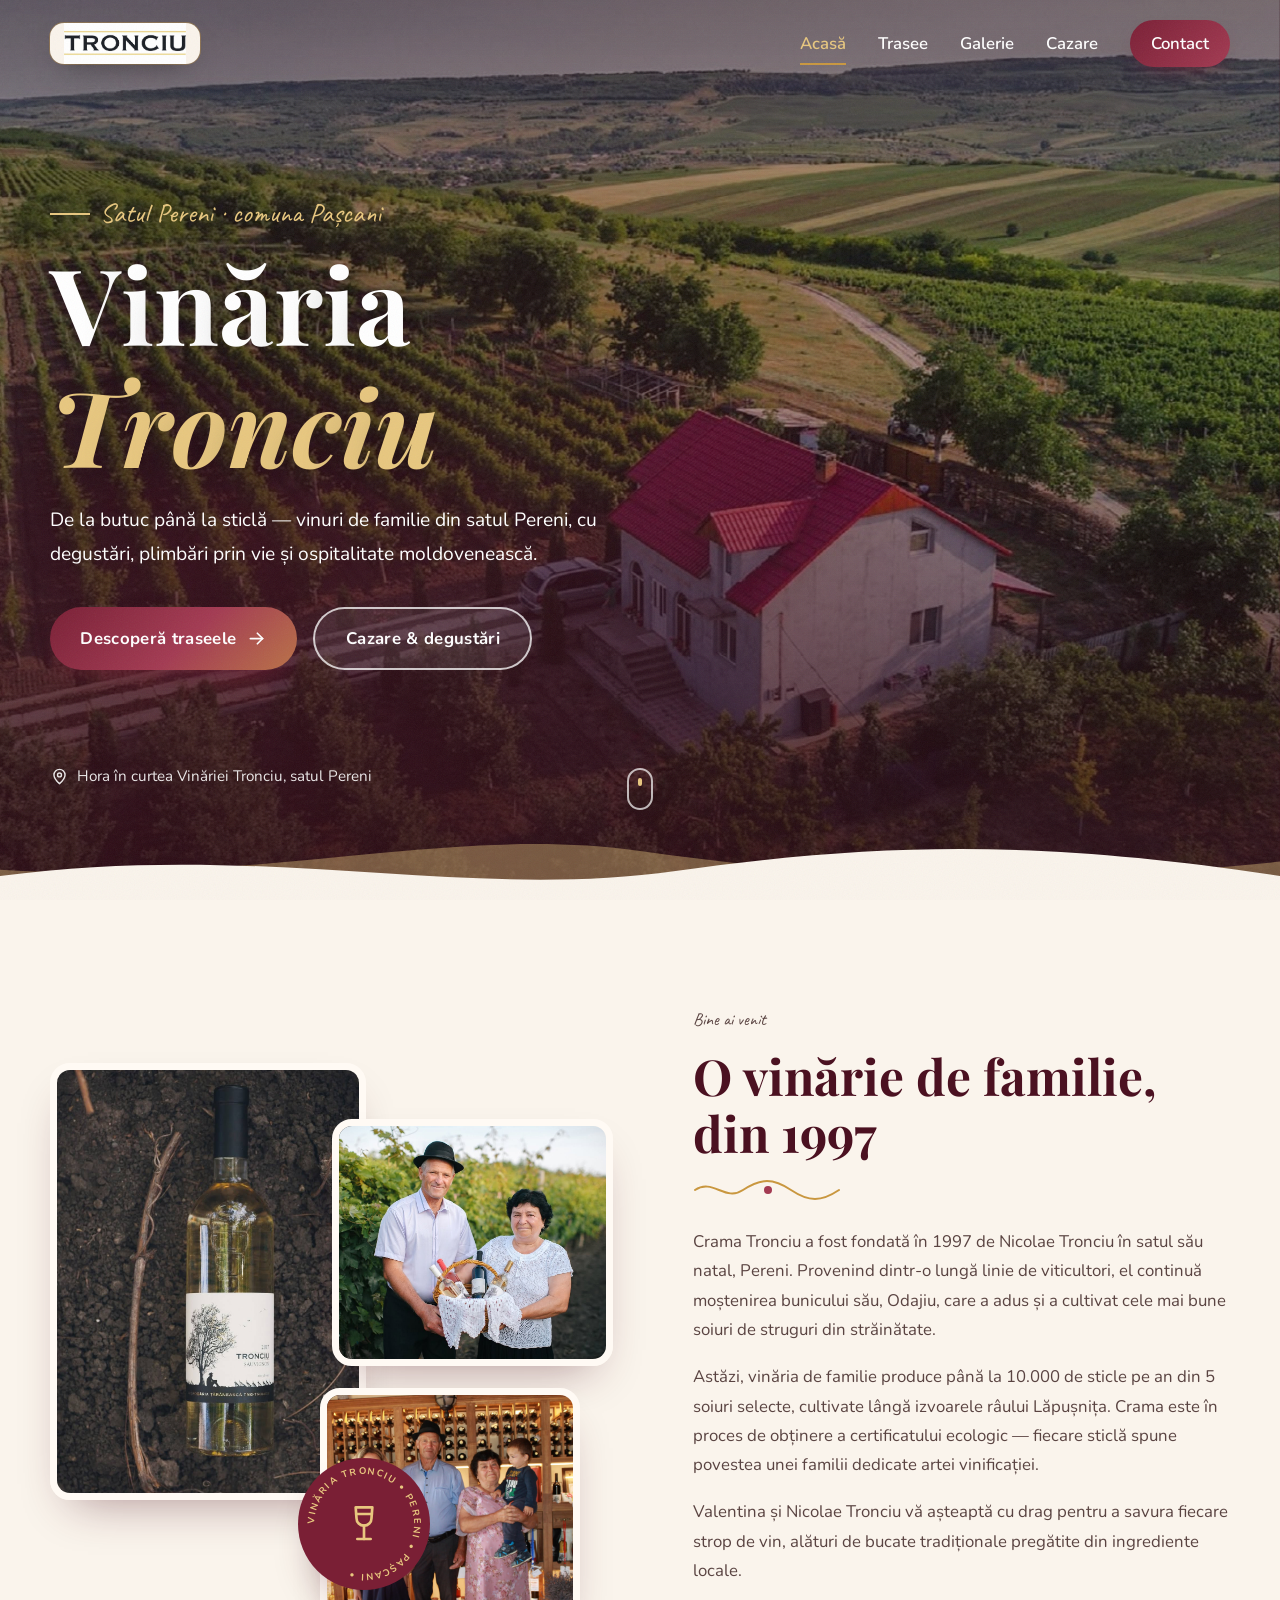
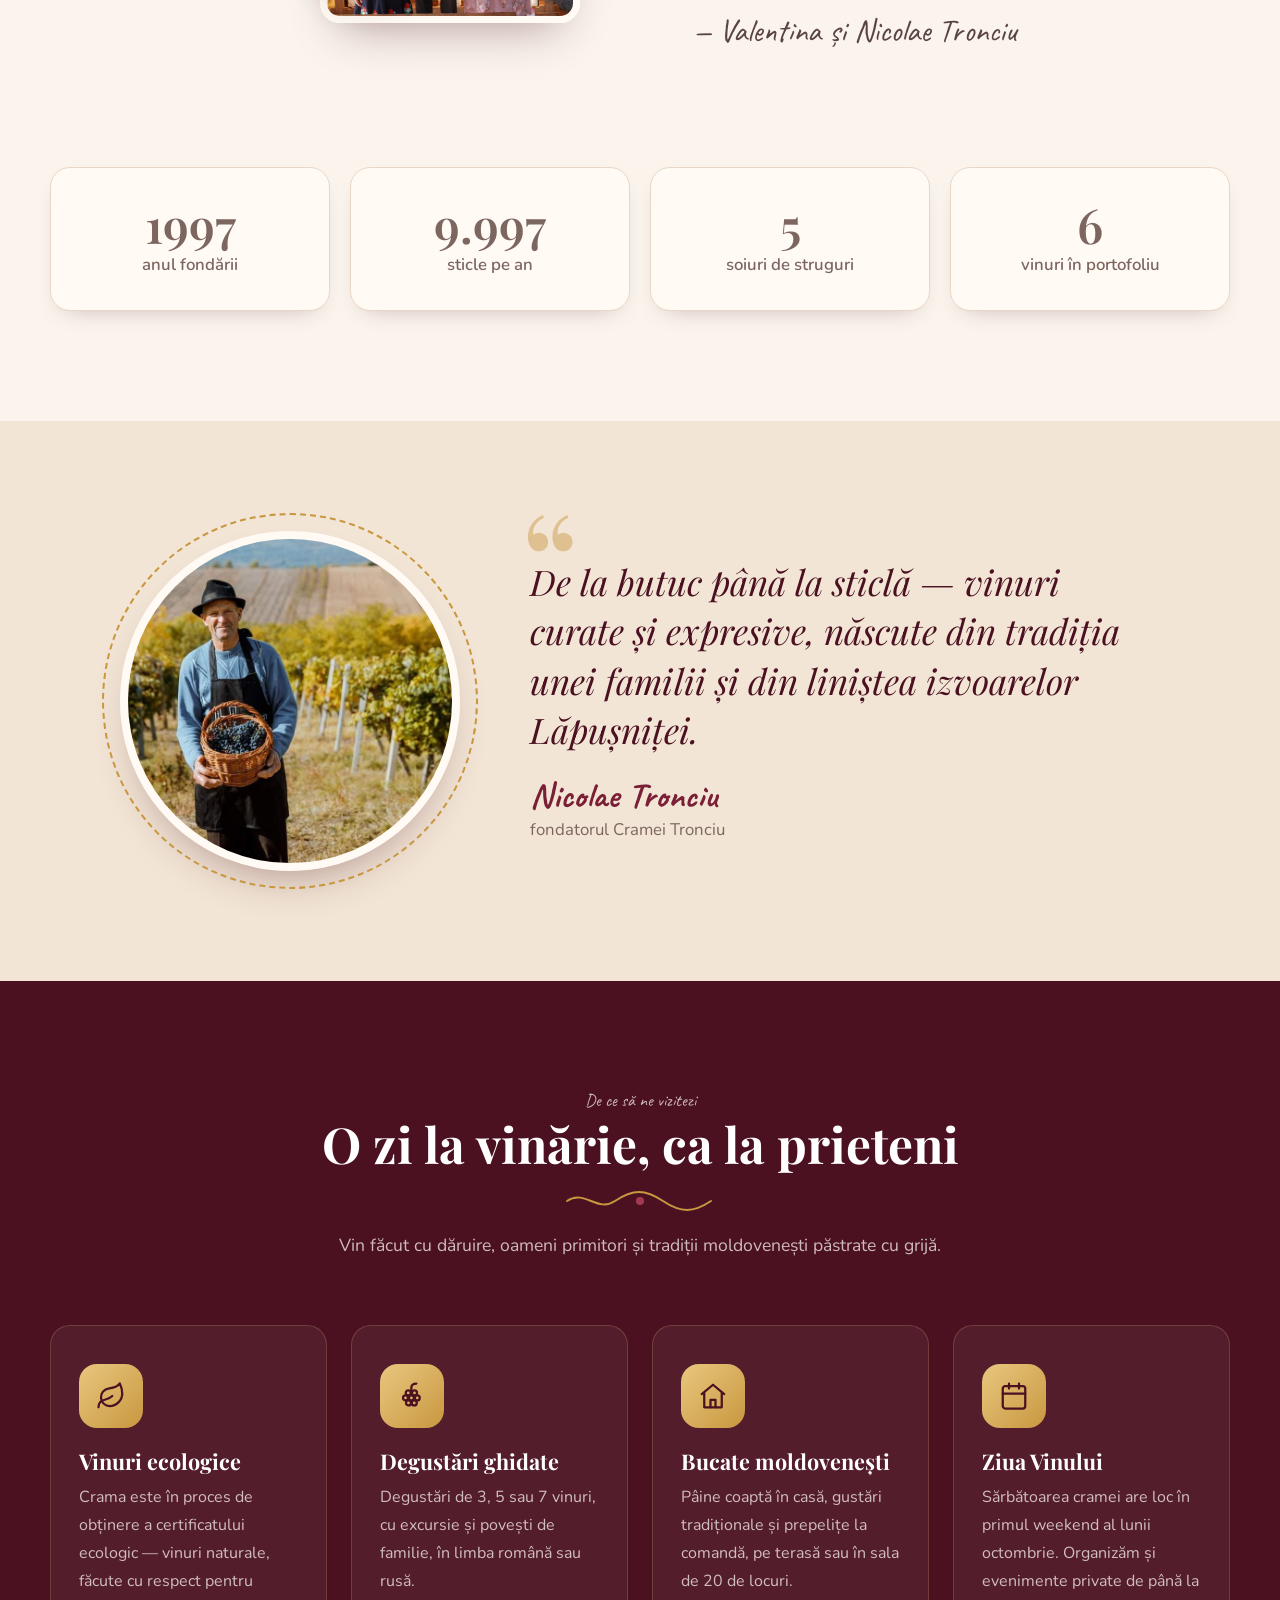
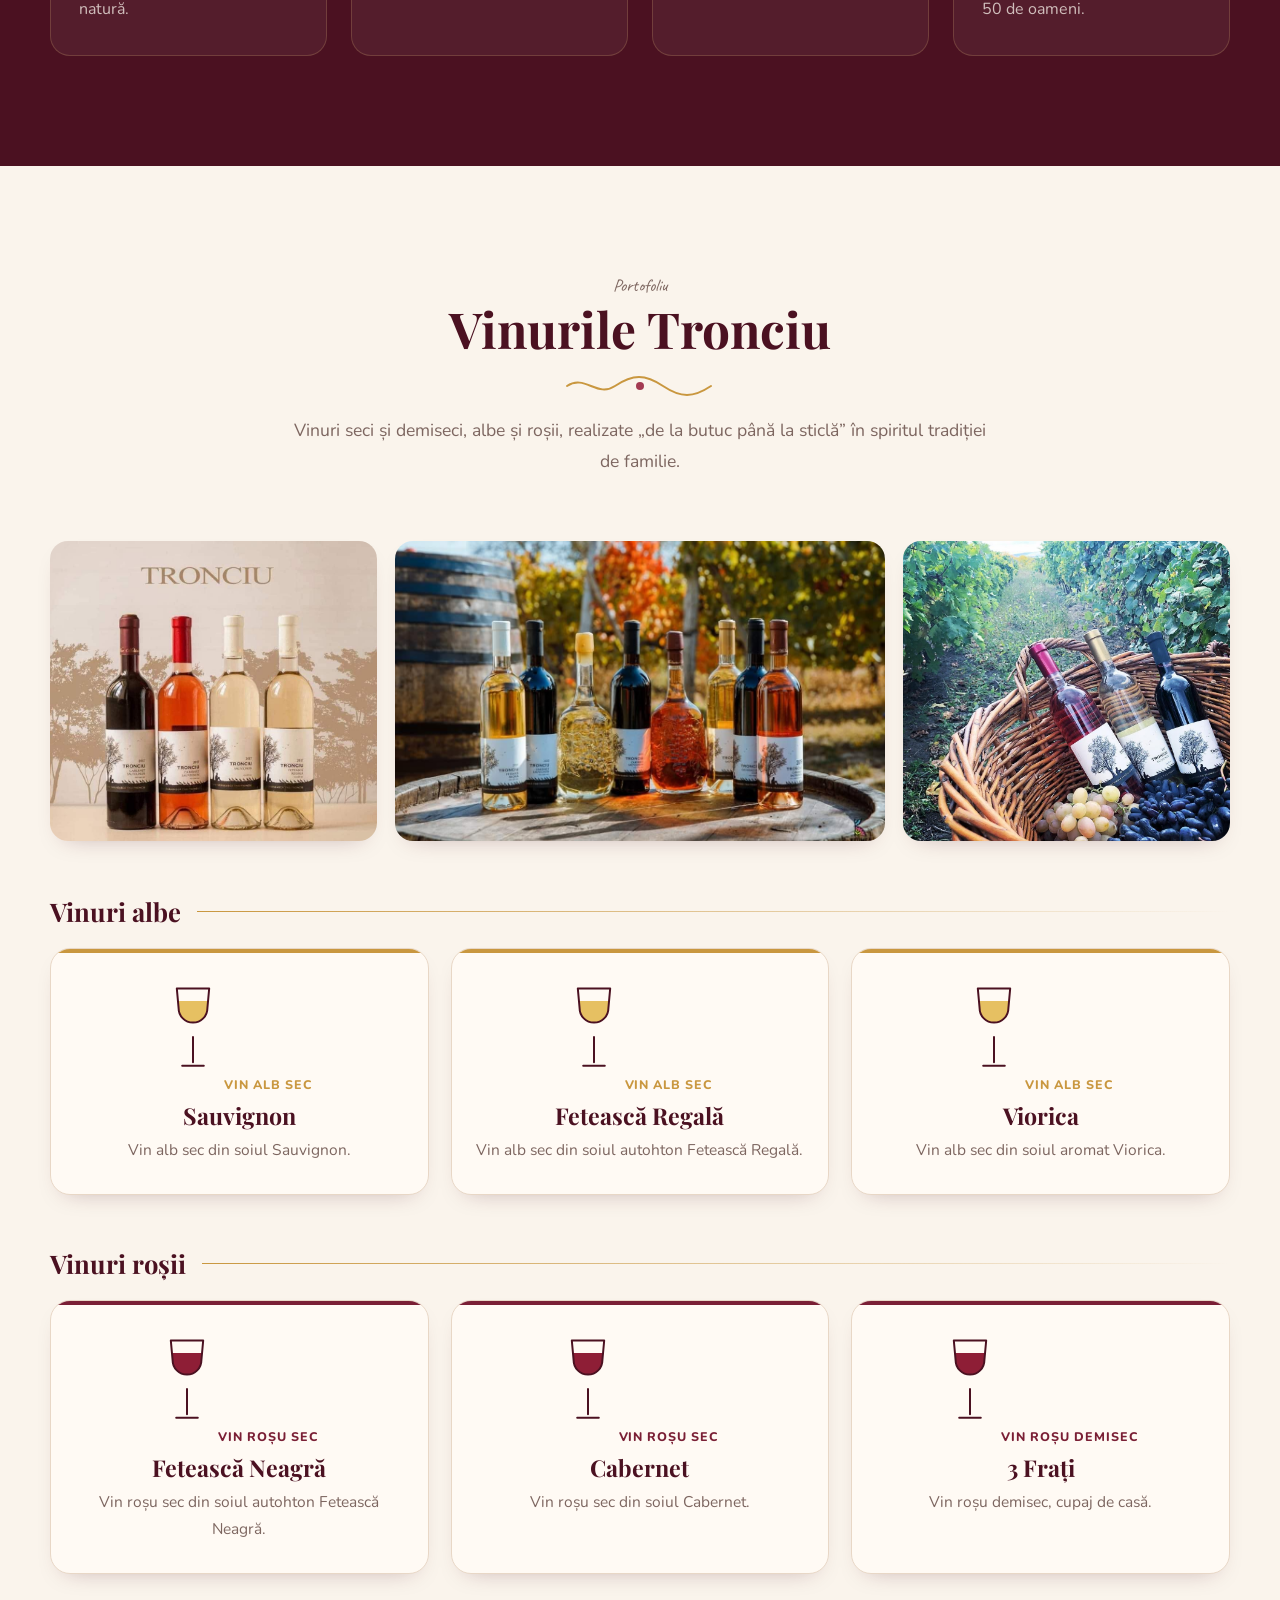
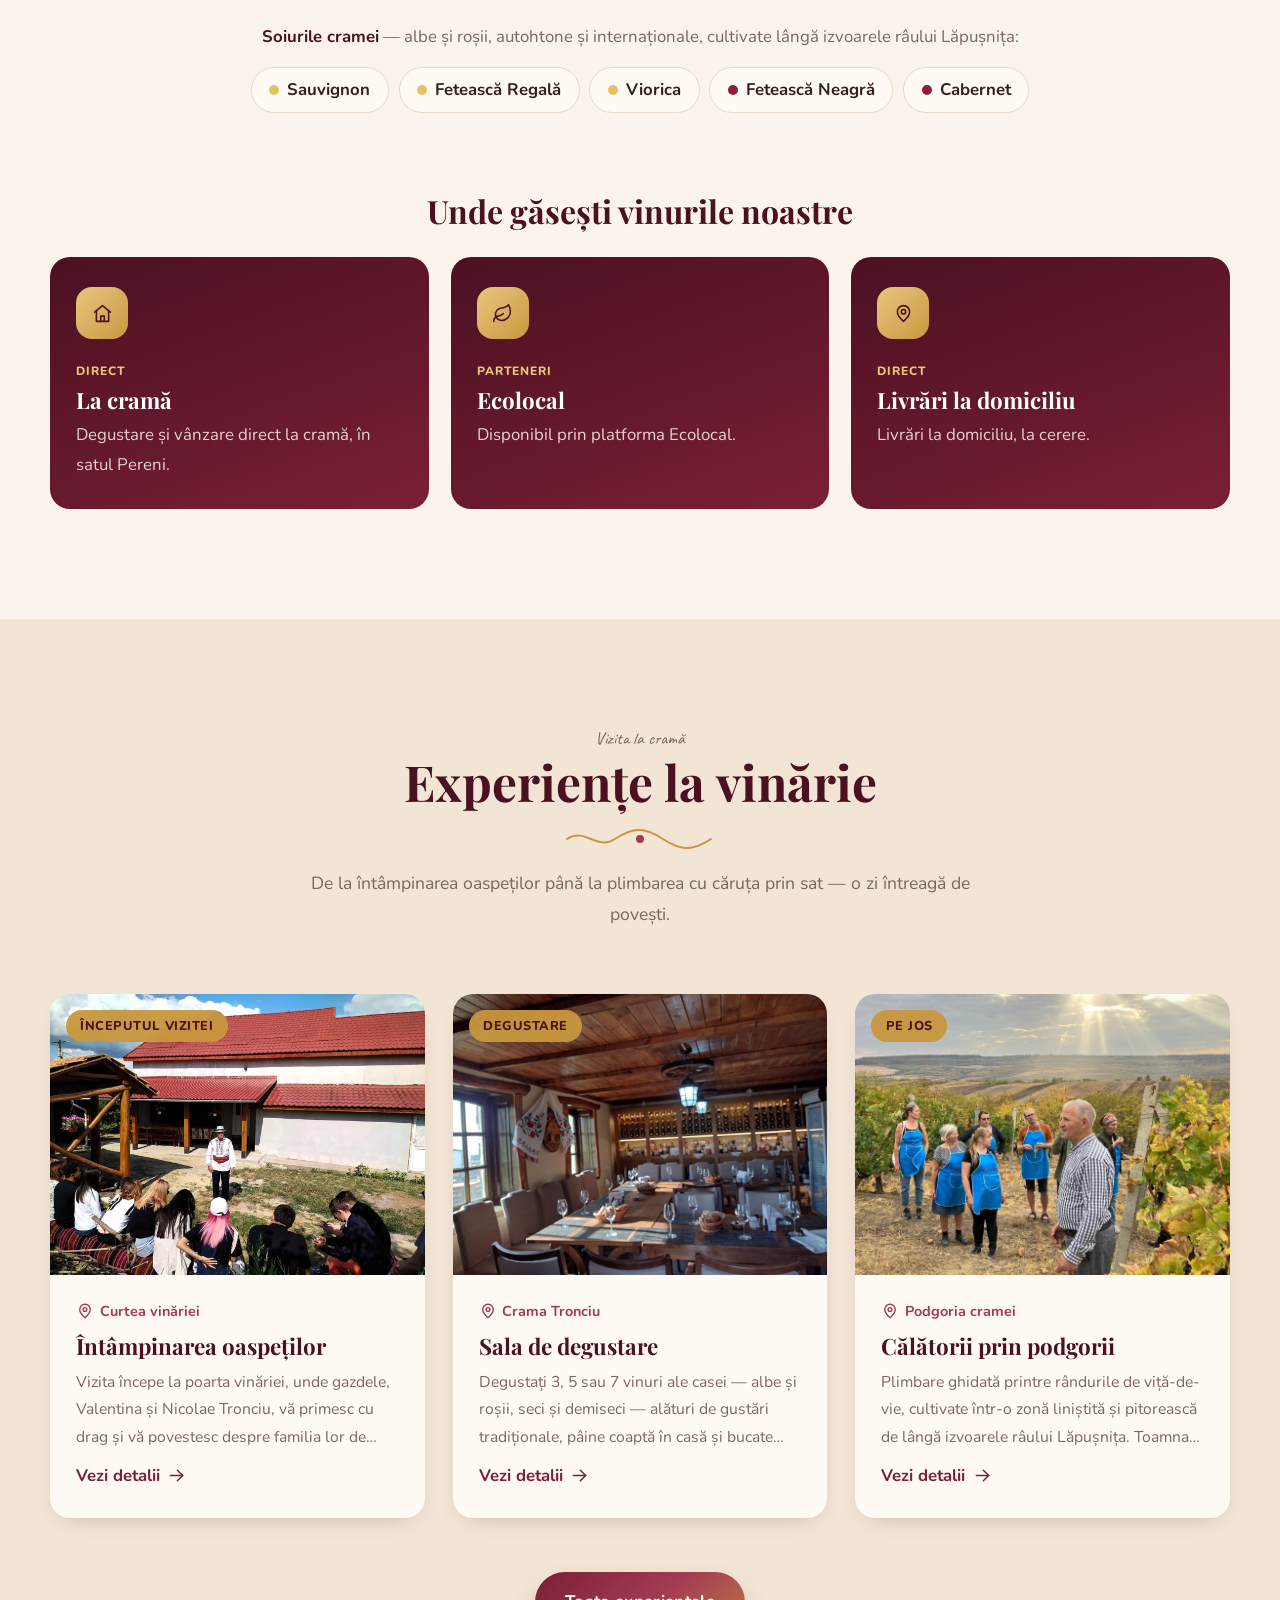
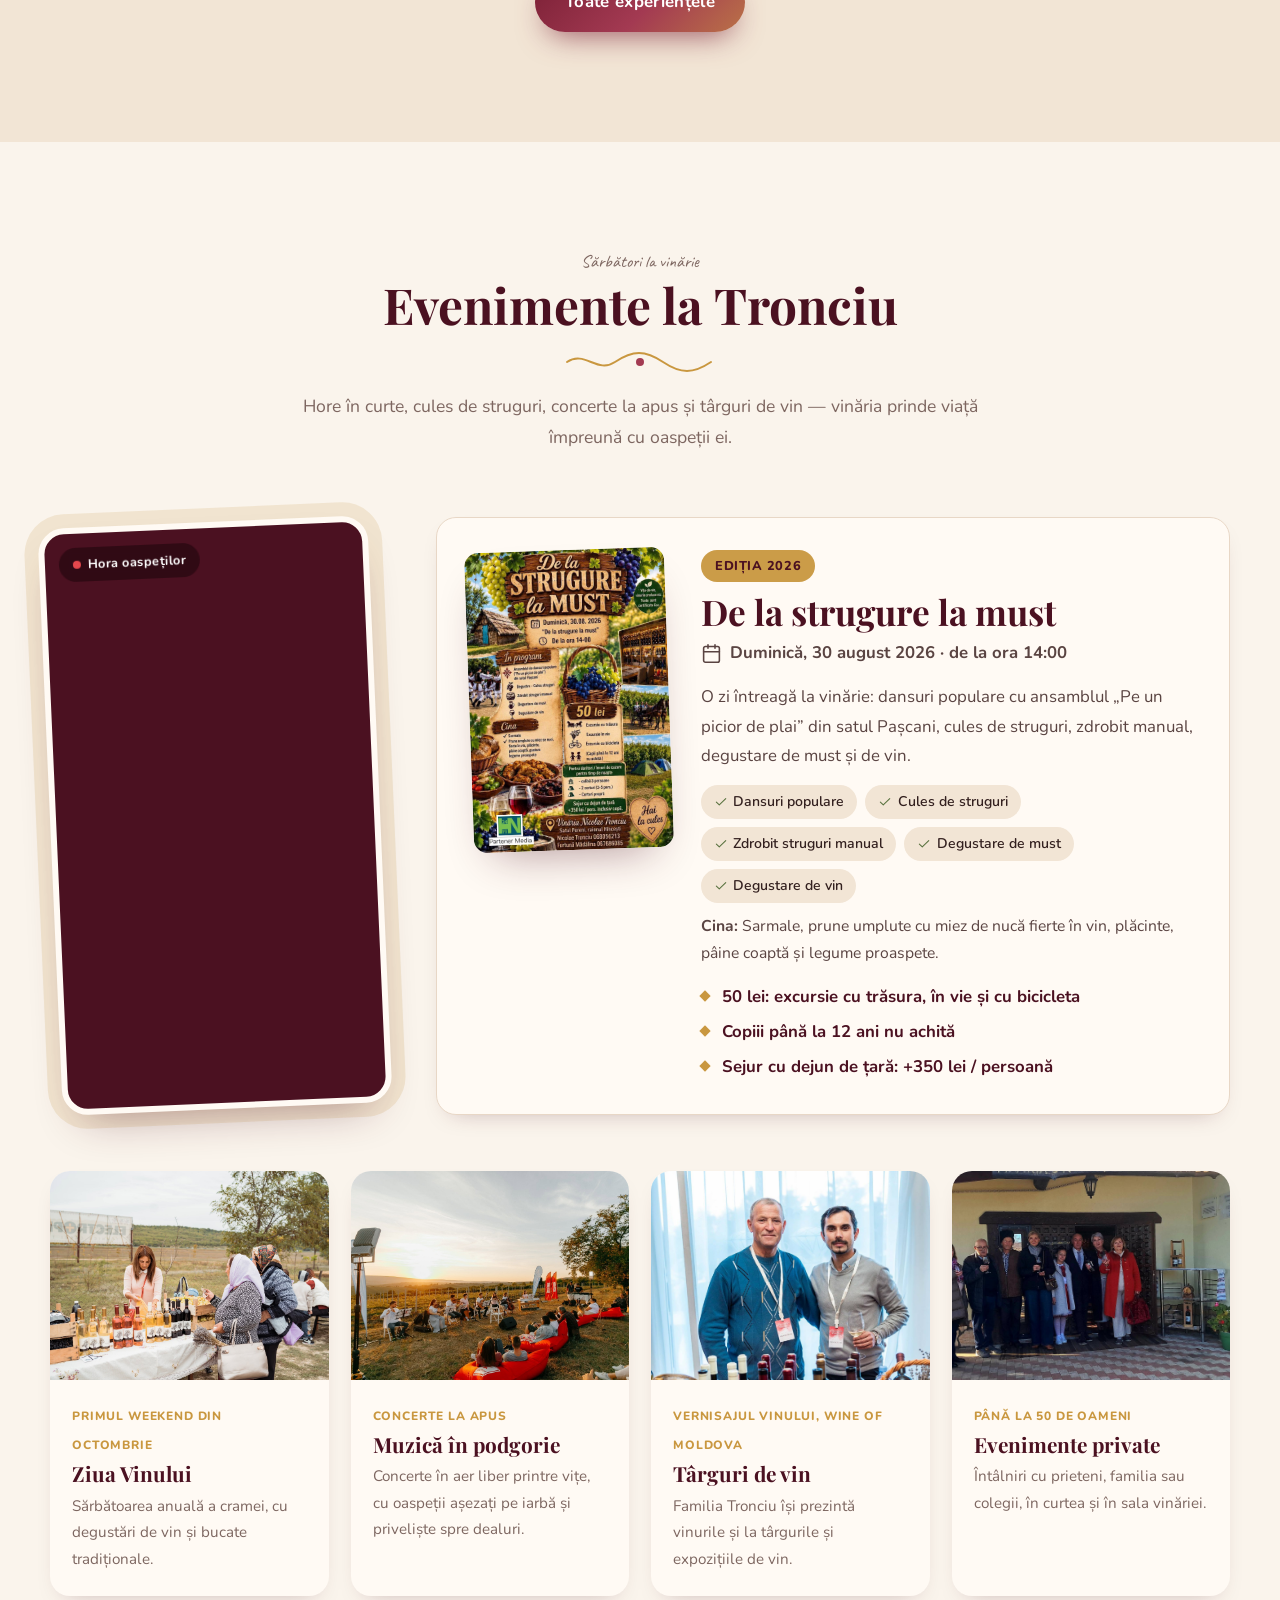
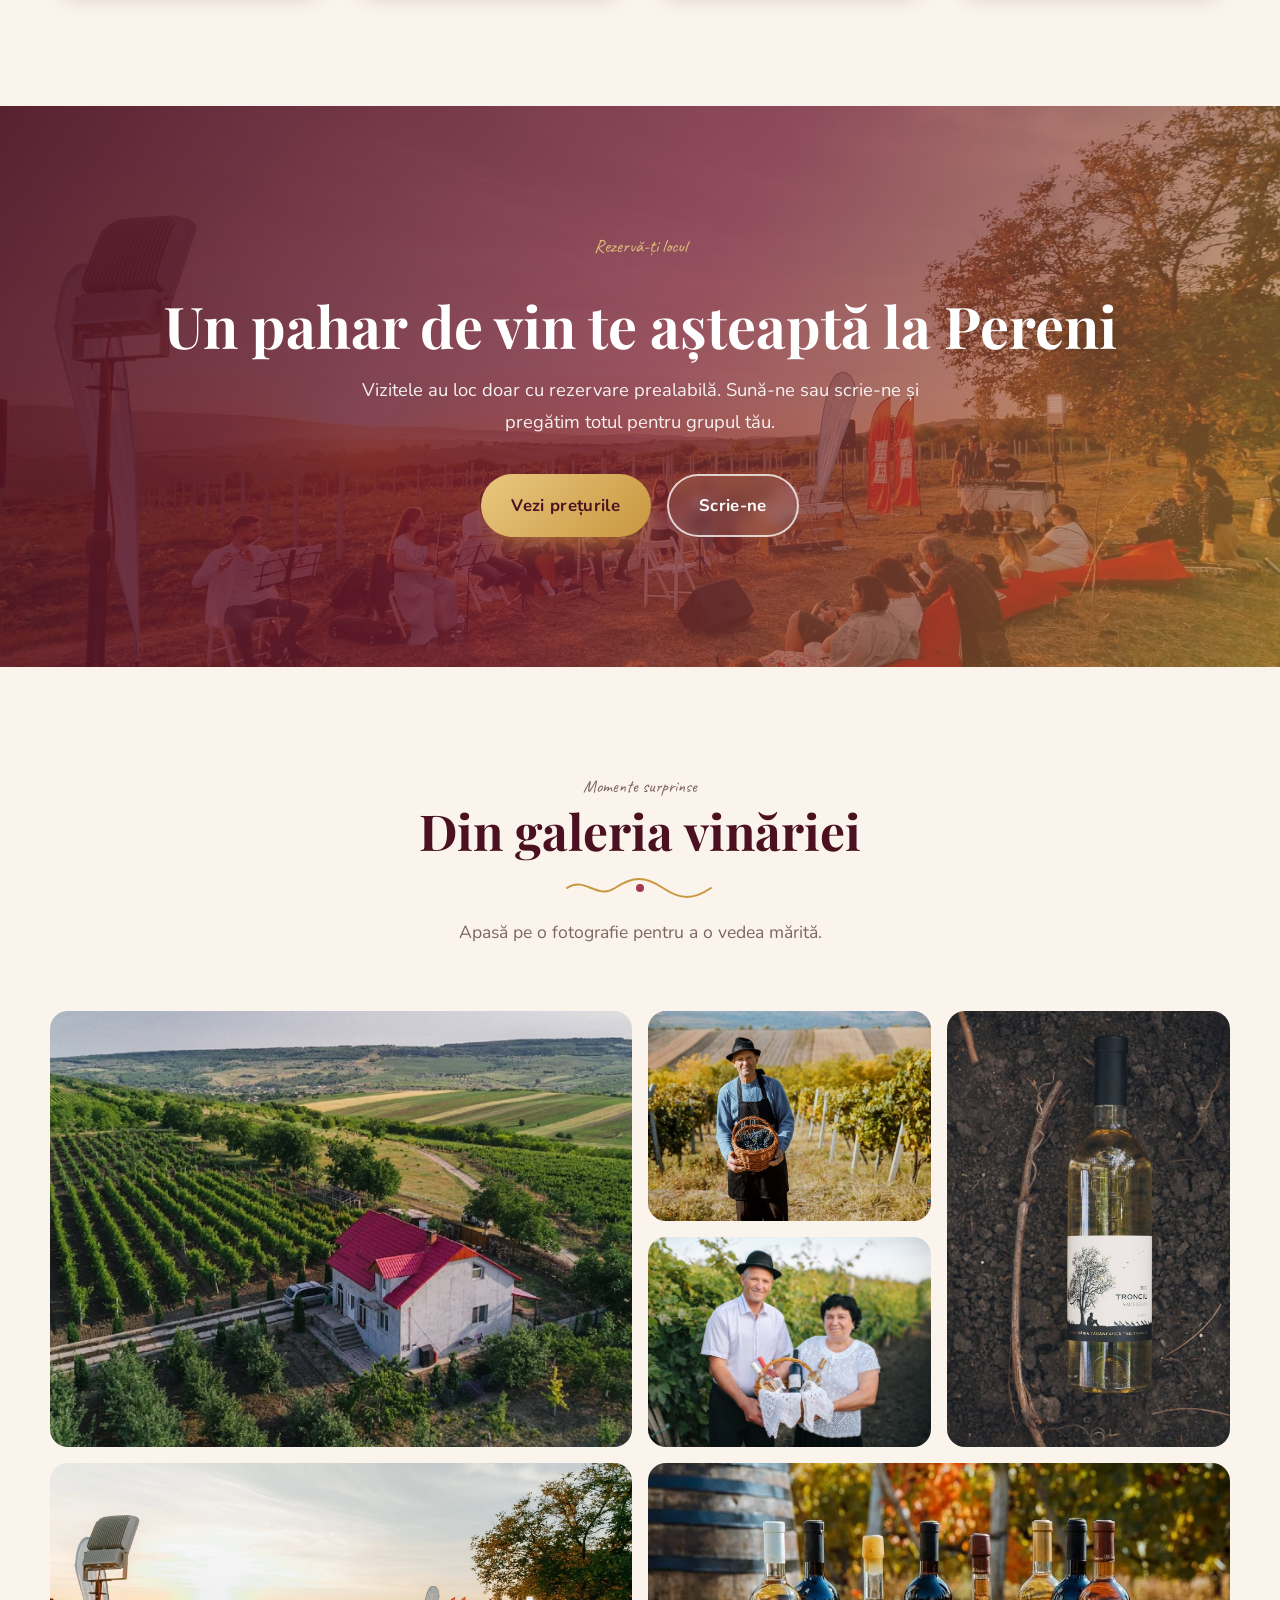
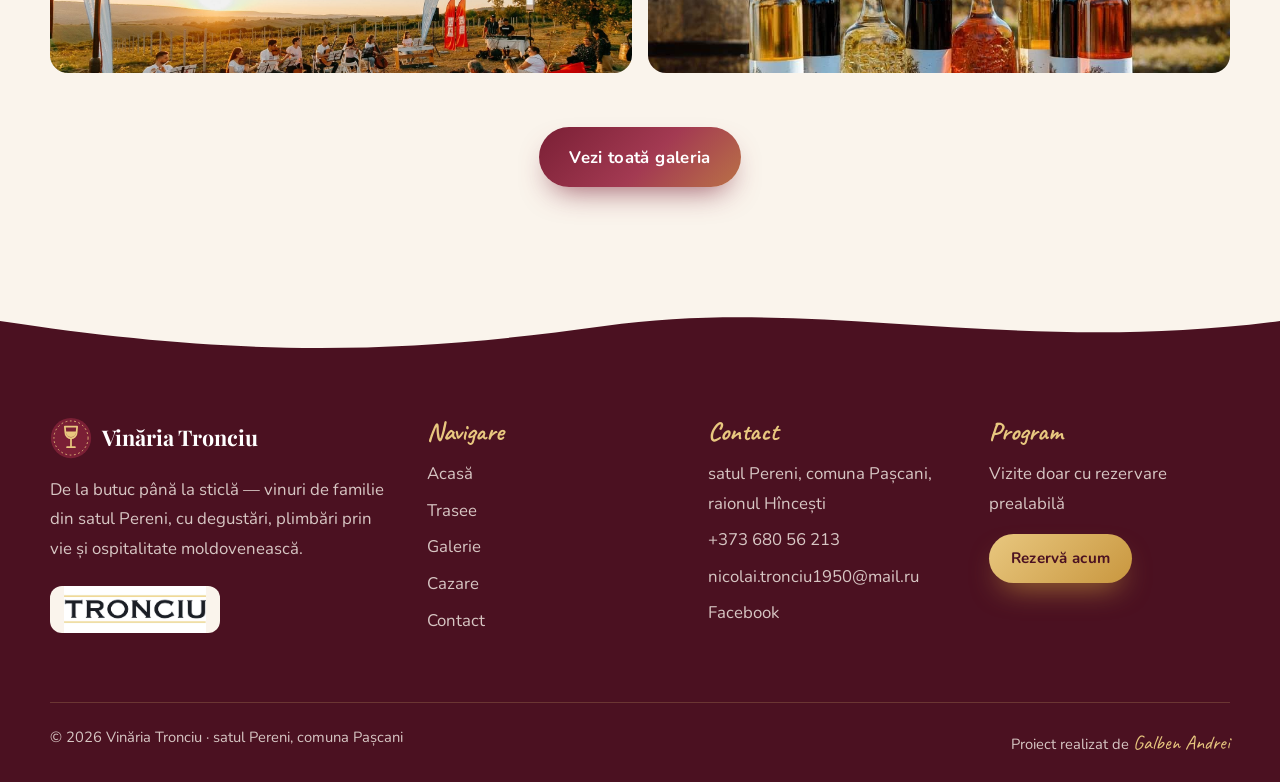
<file: index.html>
<!DOCTYPE html>
<html lang="ro">
<head>
  <meta charset="UTF-8">
  <meta name="viewport" content="width=device-width, initial-scale=1.0">
  <title>Vinăria Tronciu — Pereni, comuna Pașcani</title>
  <meta name="description" content="Vinăria Tronciu din satul Pereni, comuna Pașcani: degustări de vin, trasee prin podgorie, galerie foto și cazare.">
  <link rel="preconnect" href="https://fonts.googleapis.com">
  <link rel="preconnect" href="https://fonts.gstatic.com" crossorigin>
  <link href="https://fonts.googleapis.com/css2?family=Caveat:wght@500;700&family=Nunito:wght@400;600;700;800&family=Playfair+Display:ital,wght@0,500;0,700;1,500;1,700&display=swap" rel="stylesheet">
  <link rel="stylesheet" href="css/style.css">
</head>
<body data-page="acasa">

  <!-- Preloader: paharul se umple cu vin -->
  <div class="preloader" aria-hidden="true">
    <svg viewBox="0 0 90 130">
      <defs><clipPath id="bol"><path d="M16 10h58l-3 30a26 26 0 0 1-52 0Z"/></clipPath></defs>
      <g clip-path="url(#bol)"><rect class="wine-fill" x="0" y="30" width="90" height="50"/></g>
      <path class="glass" d="M16 10h58l-3 30a26 26 0 0 1-52 0Z M45 66v44 M27 114h36"/>
    </svg>
    <p>Vinăria Tronciu</p>
  </div>
  <div class="scroll-progress"></div>

  <!-- ===== ANTET ===== -->
  <header class="header">
    <div class="container header__inner">
      <a href="index.html" class="logo logo--brand" aria-label="Vinăria Tronciu — acasă">
        <span class="logo__badge" data-logo><img src="imagini/logo-tronciu.jpg" alt="Tronciu"></span>
      </a>
      <nav class="nav" id="nav" aria-label="Meniu principal">
        <a href="index.html" data-link="acasa">Acasă</a>
        <a href="trasee.html" data-link="trasee">Trasee</a>
        <a href="galerie.html" data-link="galerie">Galerie</a>
        <a href="cazare.html" data-link="cazare">Cazare</a>
        <a href="contact.html" data-link="contact" class="nav__cta">Contact</a>
      </nav>
      <button class="burger" aria-label="Deschide meniul" aria-expanded="false" aria-controls="nav"><span></span><span></span><span></span></button>
    </div>
  </header>

  <main>
    <!-- ===== HERO ===== -->
    <section class="hero">
      <!-- videoclipul Tronciu.mp4 (setat în data/date.json) -->
      <div class="hero__media" id="heroMedia"></div>
      <div class="hero__overlay"></div>
      <div class="bubbles" id="bubbles"></div>

      <div class="container hero__grid">
      <div class="hero__content">
        <p class="hero__kicker">Satul Pereni · comuna Pașcani</p>
        <h1 class="hero__title" data-site="nume">Vinăria Tronciu</h1>
        <p class="hero__text" data-site="slogan">Vin din inima dealurilor de la Pereni.</p>
        <div class="hero__actions">
          <a href="trasee.html" class="btn btn--primary">Descoperă traseele
            <svg class="icon" viewBox="0 0 24 24" fill="none" stroke="currentColor" stroke-width="2" stroke-linecap="round" stroke-linejoin="round" aria-hidden="true"><path d="M5 12h14"/><path d="m13 6 6 6-6 6"/></svg>
          </a>
          <a href="cazare.html" class="btn btn--ghost">Cazare &amp; degustări</a>
        </div>
      </div>

      <!-- cadrul în care rulează videoclipul (pe telefon devine fundal) -->
      <figure class="hero__film" id="heroFilm"></figure>
      </div>

      <div class="container hero__bottom">
        <p class="hero__caption">
          <svg class="icon" viewBox="0 0 24 24" fill="none" stroke="currentColor" stroke-width="1.8" aria-hidden="true"><path d="M12 21s-7-6.2-7-11a7 7 0 0 1 14 0c0 4.8-7 11-7 11Z"/><circle cx="12" cy="10" r="2.5"/></svg>
          <span id="heroCaption"></span>
        </p>
      </div>

      <a href="#despre" class="scroll-hint" aria-label="Derulează în jos"></a>
      <svg class="wave" viewBox="0 0 1440 80" preserveAspectRatio="none" aria-hidden="true"><path class="wave__back" d="M-100 40 C240 80 480 0 720 30 S1200 70 1540 30 V80 H-100Z"/><path d="M0 55 C300 20 520 80 760 50 S1180 20 1440 55 V80 H0Z"/></svg>
    </section>

    <!-- ===== DESPRE ===== -->
    <section class="section" id="despre">
      <div class="container">
        <div class="about">
          <div class="collage" id="collage">
            <div class="seal reveal reveal--zoom" style="--d:.6s" aria-hidden="true">
              <svg class="seal__text" viewBox="0 0 132 132"><defs><path id="cercSigiliu" d="M66 66m-50 0a50 50 0 1 1 100 0a50 50 0 1 1-100 0"/></defs><text><textPath href="#cercSigiliu">Vinăria Tronciu • Pereni • Pașcani •</textPath></text></svg>
              <svg class="icon" viewBox="0 0 24 24" fill="none" stroke="currentColor" stroke-width="1.6" stroke-linecap="round" stroke-linejoin="round"><path d="M7 2h10l-.5 6.5a4.5 4.5 0 0 1-9 0L7 2Z"/><path d="M7.3 6h9.4"/><path d="M12 13v8"/><path d="M8 21h8"/></svg>
            </div>
          </div>

          <div class="about__text">
            <div class="sec-head sec-head--left reveal">
              <p class="kicker">Bine ai venit</p>
              <h2>O vinărie de familie, din 1997</h2>
              <svg class="vine" viewBox="0 0 150 26" aria-hidden="true"><path d="M2 13c18-12 30 12 48 0s30-12 48 0 30 12 48 0"/><circle cx="75" cy="13" r="4"/></svg>
            </div>
            <div id="despreText" class="reveal" style="--d:.15s"></div>
            <p class="about__sign reveal" style="--d:.3s" id="despreSemnatura"></p>
          </div>
        </div>

        <div class="stats" id="stats"></div>
      </div>
    </section>

    <!-- ===== CITAT ===== -->
    <section class="section section--sand quote-section">
      <div class="container quote" id="citat"></div>
    </section>

    <!-- ===== AVANTAJE ===== -->
    <section class="section section--wine">
      <div class="container">
        <div class="sec-head reveal">
          <p class="kicker">De ce să ne vizitezi</p>
          <h2>O zi la vinărie, ca la prieteni</h2>
          <svg class="vine" viewBox="0 0 150 26" aria-hidden="true"><path d="M2 13c18-12 30 12 48 0s30-12 48 0 30 12 48 0"/><circle cx="75" cy="13" r="4"/></svg>
          <p>Vin făcut cu dăruire, oameni primitori și tradiții moldovenești păstrate cu grijă.</p>
        </div>
        <ul class="features" id="avantaje"></ul>
      </div>
    </section>

    <!-- ===== VINURILE ===== -->
    <section class="section" id="vinurile">
      <div class="container">
        <div class="sec-head reveal">
          <p class="kicker">Portofoliu</p>
          <h2>Vinurile Tronciu</h2>
          <svg class="vine" viewBox="0 0 150 26" aria-hidden="true"><path d="M2 13c18-12 30 12 48 0s30-12 48 0 30 12 48 0"/><circle cx="75" cy="13" r="4"/></svg>
          <p>Vinuri seci și demiseci, albe și roșii, realizate „de la butuc până la sticlă” în spiritul tradiției de familie.</p>
        </div>
        <div class="photo-row" id="vinuriFoto"></div>
        <div class="wines" id="vinuri"></div>

        <div class="varieties reveal">
          <p><strong>Soiurile cramei</strong> — albe și roșii, autohtone și internaționale, cultivate lângă izvoarele râului Lăpușnița:</p>
          <ul class="varieties__list" id="soiuri"></ul>
        </div>

        <div class="sec-head sec-head--small reveal">
          <h3>Unde găsești vinurile noastre</h3>
        </div>
        <ul class="shops" id="distributie"></ul>
      </div>
    </section>

    <!-- ===== EXPERIENȚE RECOMANDATE ===== -->
    <section class="section section--sand">
      <div class="container">
        <div class="sec-head reveal">
          <p class="kicker">Vizita la cramă</p>
          <h2>Experiențe la vinărie</h2>
          <svg class="vine" viewBox="0 0 150 26" aria-hidden="true"><path d="M2 13c18-12 30 12 48 0s30-12 48 0 30 12 48 0"/><circle cx="75" cy="13" r="4"/></svg>
          <p>De la întâmpinarea oaspeților până la plimbarea cu căruța prin sat — o zi întreagă de povești.</p>
        </div>
        <div class="cards" id="traseePreview"></div>
        <div class="center reveal"><a href="trasee.html" class="btn btn--primary">Toate experiențele</a></div>
      </div>
    </section>

    <!-- ===== EVENIMENTE (cu al doilea videoclip) ===== -->
    <section class="section" id="evenimente-sectiune">
      <div class="container">
        <div class="sec-head reveal">
          <p class="kicker">Sărbători la vinărie</p>
          <h2>Evenimente la Tronciu</h2>
          <svg class="vine" viewBox="0 0 150 26" aria-hidden="true"><path d="M2 13c18-12 30 12 48 0s30-12 48 0 30 12 48 0"/><circle cx="75" cy="13" r="4"/></svg>
          <p>Hore în curte, cules de struguri, concerte la apus și târguri de vin — vinăria prinde viață împreună cu oaspeții ei.</p>
        </div>
        <div class="events" id="evenimente"></div>
      </div>
    </section>

    <!-- ===== CTA ===== -->
    <section class="cta">
      <div class="cta__bg" id="ctaBg"></div>
      <div class="container reveal">
        <p class="kicker">Rezervă-ți locul</p>
        <h2>Un pahar de vin te așteaptă la Pereni</h2>
        <p>Vizitele au loc doar cu rezervare prealabilă. Sună-ne sau scrie-ne și pregătim totul pentru grupul tău.</p>
        <div class="cta__actions">
          <a href="cazare.html" class="btn btn--gold">Vezi prețurile</a>
          <a href="contact.html" class="btn btn--ghost">Scrie-ne</a>
        </div>
      </div>
    </section>

    <!-- ===== GALERIE (selecție) ===== -->
    <section class="section">
      <div class="container">
        <div class="sec-head reveal">
          <p class="kicker">Momente surprinse</p>
          <h2>Din galeria vinăriei</h2>
          <svg class="vine" viewBox="0 0 150 26" aria-hidden="true"><path d="M2 13c18-12 30 12 48 0s30-12 48 0 30 12 48 0"/><circle cx="75" cy="13" r="4"/></svg>
          <p>Apasă pe o fotografie pentru a o vedea mărită.</p>
        </div>
        <div class="bento" id="galerieTeaser"></div>
        <div class="center reveal"><a href="galerie.html" class="btn btn--primary">Vezi toată galeria</a></div>
      </div>
    </section>
  </main>

  <!-- ===== SUBSOL ===== -->
  <footer class="footer">
    <svg class="wave wave--top" viewBox="0 0 1440 80" preserveAspectRatio="none" aria-hidden="true"><path d="M0 55 C300 20 520 80 760 50 S1180 20 1440 55 V80 H0Z"/></svg>
    <div class="container footer__grid">
      <div>
        <a href="index.html" class="logo">
          <svg viewBox="0 0 48 48" aria-hidden="true"><circle cx="24" cy="24" r="23" fill="#7a1f35"/><circle cx="24" cy="24" r="19.5" fill="none" stroke="#e8c77f" stroke-width="1" stroke-dasharray="2 3"/><path d="M17 11h14l-.6 7a6.4 6.4 0 0 1-12.8 0Z" fill="none" stroke="#e8c77f" stroke-width="2" stroke-linejoin="round"/><path d="M17.9 16.5h12.2l-.3 1.6a5.9 5.9 0 0 1-11.6 0Z" fill="#e8c77f"/><path d="M24 24.5v9M19.5 34.5h9" stroke="#e8c77f" stroke-width="2" stroke-linecap="round"/></svg>
          <span data-site="nume">Vinăria Tronciu</span>
        </a>
        <p data-site="slogan"></p>
        <div class="footer__logo" data-logo></div>
      </div>
      <div>
        <h4>Navigare</h4>
        <ul>
          <li><a href="index.html">Acasă</a></li>
          <li><a href="trasee.html">Trasee</a></li>
          <li><a href="galerie.html">Galerie</a></li>
          <li><a href="cazare.html">Cazare</a></li>
          <li><a href="contact.html">Contact</a></li>
        </ul>
      </div>
      <div>
        <h4>Contact</h4>
        <ul>
          <li data-site="localitate"></li>
          <li><a data-tel data-site="telefon" href="#"></a></li>
          <li><a data-mail data-site="email" href="#"></a></li>
          <li><a data-fb href="#" target="_blank" rel="noopener">Facebook</a></li>
        </ul>
      </div>
      <div>
        <h4>Program</h4>
        <p data-site="program"></p>
        <p style="margin-top:1rem"><a href="contact.html" class="btn btn--gold btn--sm">Rezervă acum</a></p>
      </div>
    </div>
    <div class="container footer__bottom">
      <span>© <span data-an></span> Vinăria Tronciu · satul Pereni, comuna Pașcani</span>
      <span>Proiect realizat de <em data-site="autor">Galben Andrei</em></span>
    </div>
  </footer>

  <button class="to-top" aria-label="Înapoi sus">
    <svg class="icon" viewBox="0 0 24 24" fill="none" stroke="currentColor" stroke-width="2" stroke-linecap="round" stroke-linejoin="round" aria-hidden="true"><path d="M5 12h14"/><path d="m13 6 6 6-6 6"/></svg>
  </button>

  <!-- copia bazei de date (funcționează și cu dublu-click pe pagină) -->
  <script src="data/date.js"></script>
  <script src="js/main.js"></script>
</body>
</html>
</file>
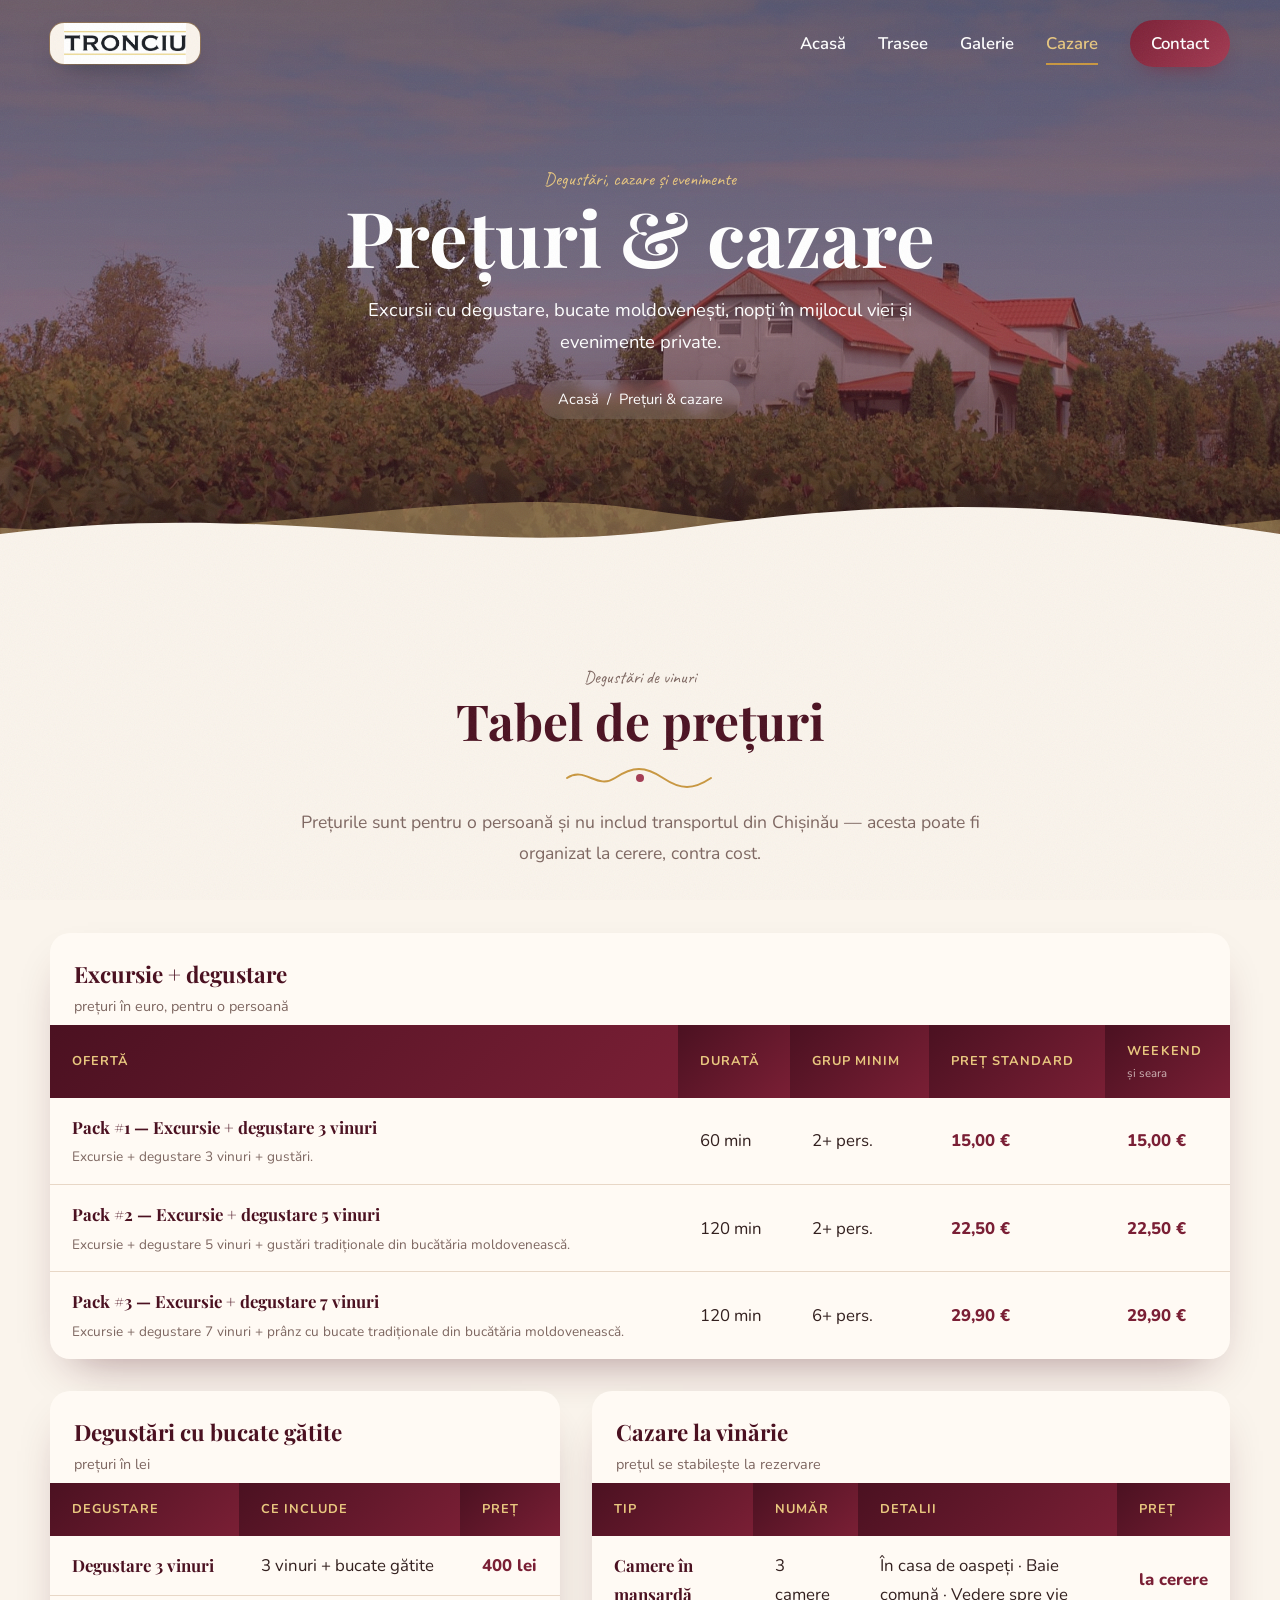
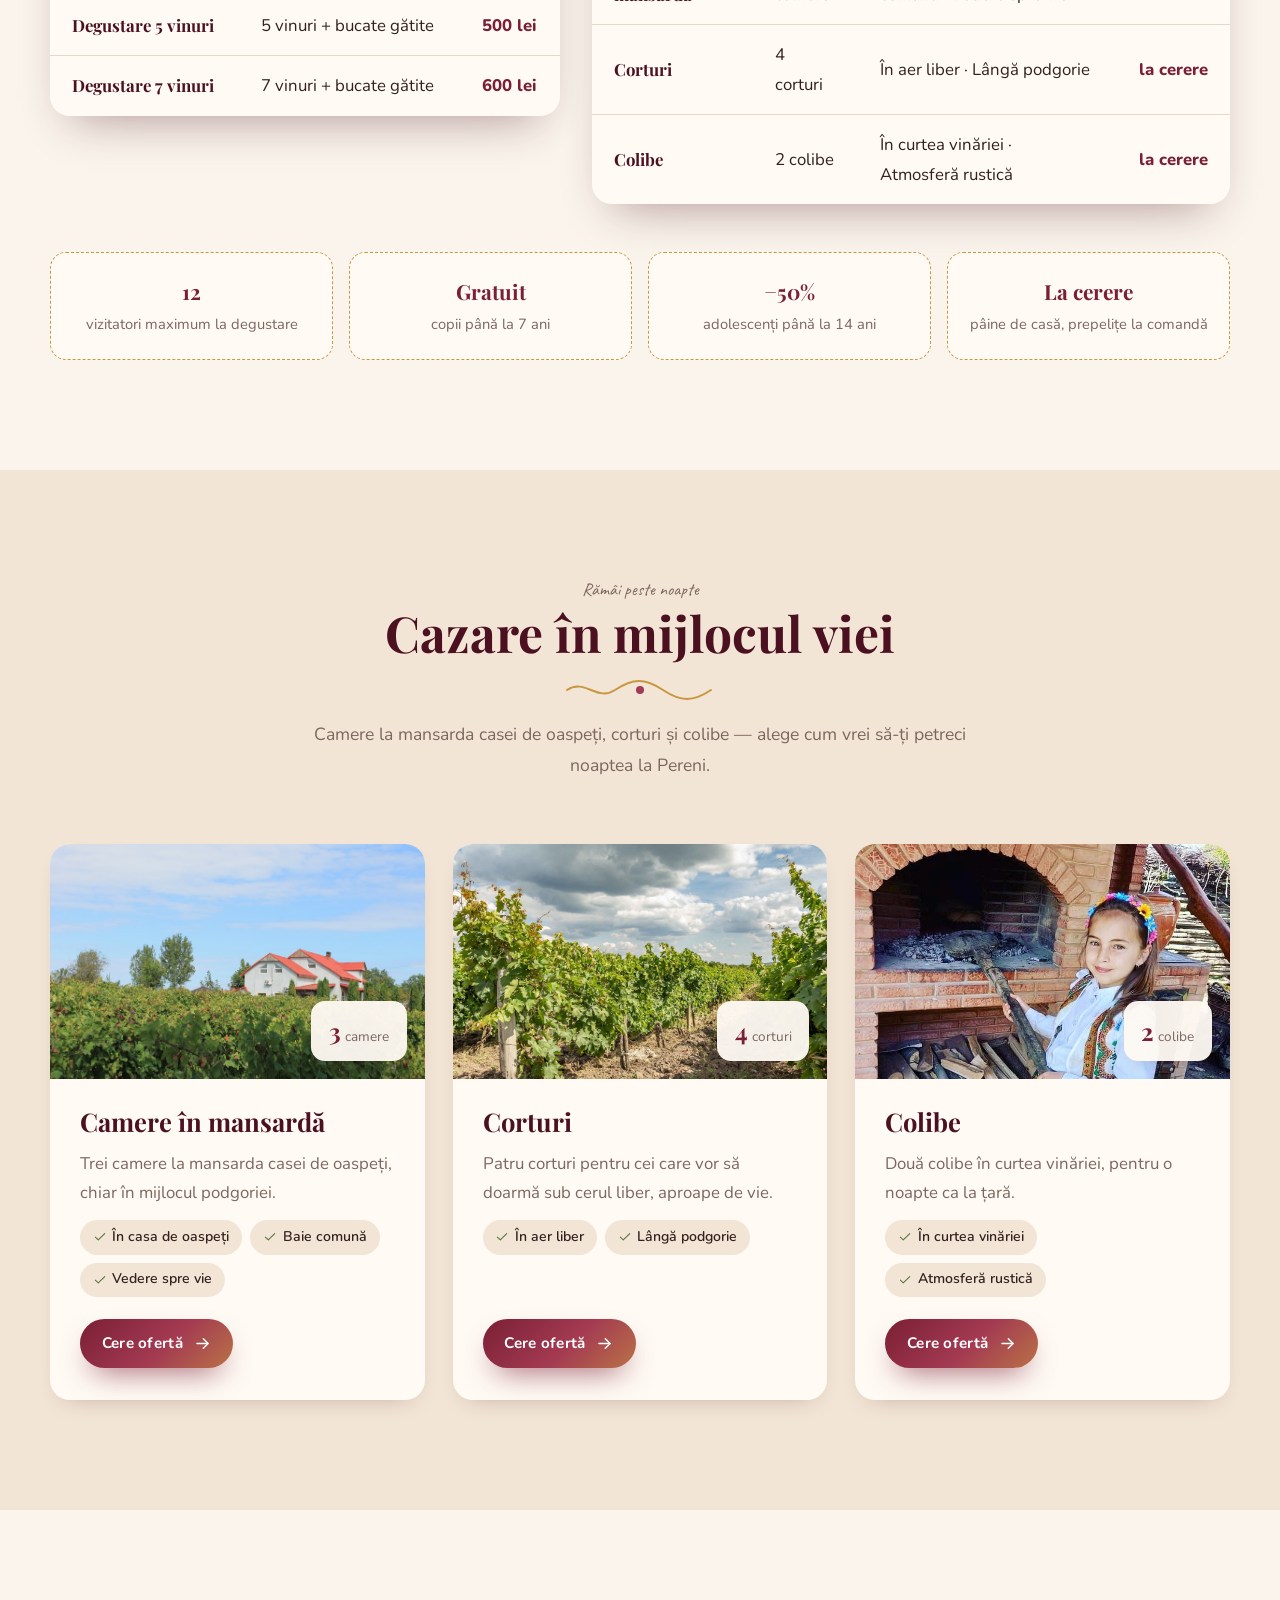
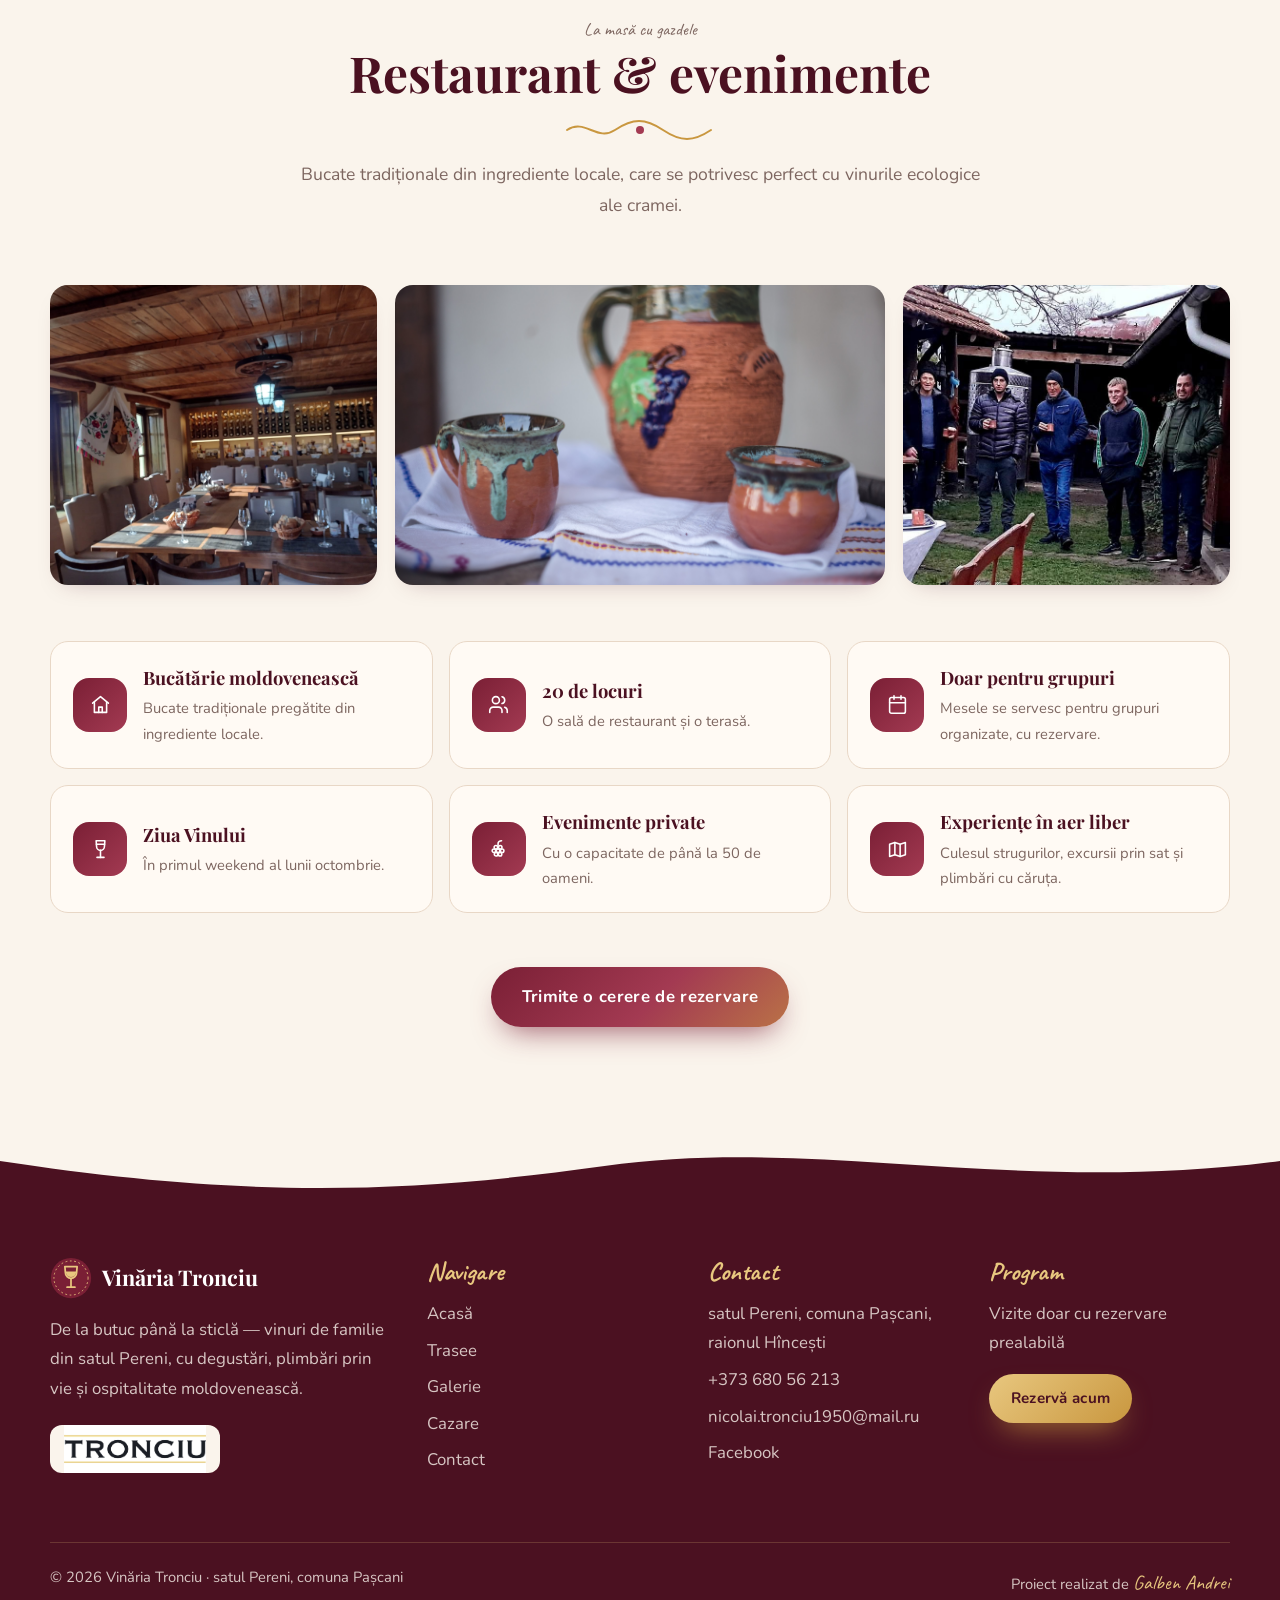
<file: cazare.html>
<!DOCTYPE html>
<html lang="ro">
<head>
  <meta charset="UTF-8">
  <meta name="viewport" content="width=device-width, initial-scale=1.0">
  <title>Prețuri și cazare — Vinăria Tronciu</title>
  <meta name="description" content="Prețuri pentru excursii cu degustare, cazare, restaurant și evenimente la Vinăria Tronciu, satul Pereni.">
  <link rel="preconnect" href="https://fonts.googleapis.com">
  <link rel="preconnect" href="https://fonts.gstatic.com" crossorigin>
  <link href="https://fonts.googleapis.com/css2?family=Caveat:wght@500;700&family=Nunito:wght@400;600;700;800&family=Playfair+Display:ital,wght@0,500;0,700;1,500;1,700&display=swap" rel="stylesheet">
  <link rel="stylesheet" href="css/style.css">
</head>
<body data-page="cazare">

  <div class="preloader" aria-hidden="true">
    <svg viewBox="0 0 90 130">
      <defs><clipPath id="bol"><path d="M16 10h58l-3 30a26 26 0 0 1-52 0Z"/></clipPath></defs>
      <g clip-path="url(#bol)"><rect class="wine-fill" x="0" y="30" width="90" height="50"/></g>
      <path class="glass" d="M16 10h58l-3 30a26 26 0 0 1-52 0Z M45 66v44 M27 114h36"/>
    </svg>
    <p>Vinăria Tronciu</p>
  </div>
  <div class="scroll-progress"></div>

  <header class="header">
    <div class="container header__inner">
      <a href="index.html" class="logo logo--brand" aria-label="Vinăria Tronciu — acasă">
        <span class="logo__badge" data-logo><img src="imagini/logo-tronciu.jpg" alt="Tronciu"></span>
      </a>
      <nav class="nav" id="nav" aria-label="Meniu principal">
        <a href="index.html" data-link="acasa">Acasă</a>
        <a href="trasee.html" data-link="trasee">Trasee</a>
        <a href="galerie.html" data-link="galerie">Galerie</a>
        <a href="cazare.html" data-link="cazare">Cazare</a>
        <a href="contact.html" data-link="contact" class="nav__cta">Contact</a>
      </nav>
      <button class="burger" aria-label="Deschide meniul" aria-expanded="false" aria-controls="nav"><span></span><span></span><span></span></button>
    </div>
  </header>

  <main>
    <section class="page-hero">
      <div class="page-hero__bg"></div>
      <div class="container">
        <p class="kicker">Degustări, cazare și evenimente</p>
        <h1>Prețuri &amp; cazare</h1>
        <p>Excursii cu degustare, bucate moldovenești, nopți în mijlocul viei și evenimente private.</p>
        <nav class="breadcrumb" aria-label="Navigare"><a href="index.html">Acasă</a><span>/</span><span>Prețuri &amp; cazare</span></nav>
      </div>
      <svg class="wave" viewBox="0 0 1440 80" preserveAspectRatio="none" aria-hidden="true"><path class="wave__back" d="M-100 40 C240 80 480 0 720 30 S1200 70 1540 30 V80 H-100Z"/><path d="M0 55 C300 20 520 80 760 50 S1180 20 1440 55 V80 H0Z"/></svg>
    </section>

    <!-- ===== TABELE DE PREȚURI ===== -->
    <section class="section">
      <div class="container">
        <div class="sec-head reveal">
          <p class="kicker">Degustări de vinuri</p>
          <h2>Tabel de prețuri</h2>
          <svg class="vine" viewBox="0 0 150 26" aria-hidden="true"><path d="M2 13c18-12 30 12 48 0s30-12 48 0 30 12 48 0"/><circle cx="75" cy="13" r="4"/></svg>
          <p>Prețurile sunt pentru o persoană și nu includ transportul din Chișinău — acesta poate fi organizat la cerere, contra cost.</p>
        </div>

        <!-- tabelul 1: pachete excursie + degustare -->
        <div class="table-wrap reveal">
          <table class="price-table price-table--wide" id="tabelPachete">
            <caption>Excursie + degustare <small>prețuri în euro, pentru o persoană</small></caption>
            <thead>
              <tr>
                <th scope="col">Ofertă</th>
                <th scope="col">Durată</th>
                <th scope="col">Grup minim</th>
                <th scope="col">Preț standard</th>
                <th scope="col">Weekend <small>și seara</small></th>
              </tr>
            </thead>
            <tbody></tbody>
          </table>
        </div>

        <div class="tables">
          <!-- tabelul 2: degustări cu bucate gătite -->
          <div class="table-wrap reveal">
            <table class="price-table price-table--small" id="tabelDegustari">
              <caption>Degustări cu bucate gătite <small>prețuri în lei</small></caption>
              <thead>
                <tr>
                  <th scope="col">Degustare</th>
                  <th scope="col">Ce include</th>
                  <th scope="col">Preț</th>
                </tr>
              </thead>
              <tbody></tbody>
            </table>
          </div>

          <!-- tabelul 3: tipuri de cazare -->
          <div class="table-wrap reveal" style="--d:.15s">
            <table class="price-table price-table--small" id="tabelCazare">
              <caption>Cazare la vinărie <small>prețul se stabilește la rezervare</small></caption>
              <thead>
                <tr>
                  <th scope="col">Tip</th>
                  <th scope="col">Număr</th>
                  <th scope="col">Detalii</th>
                  <th scope="col">Preț</th>
                </tr>
              </thead>
              <tbody></tbody>
            </table>
          </div>
        </div>

        <ul class="notes" id="reguli"></ul>
      </div>
    </section>

    <!-- ===== CAZARE ===== -->
    <section class="section section--sand">
      <div class="container">
        <div class="sec-head reveal">
          <p class="kicker">Rămâi peste noapte</p>
          <h2>Cazare în mijlocul viei</h2>
          <svg class="vine" viewBox="0 0 150 26" aria-hidden="true"><path d="M2 13c18-12 30 12 48 0s30-12 48 0 30 12 48 0"/><circle cx="75" cy="13" r="4"/></svg>
          <p>Camere la mansarda casei de oaspeți, corturi și colibe — alege cum vrei să-ți petreci noaptea la Pereni.</p>
        </div>
        <div class="rooms" id="camere"></div>
      </div>
    </section>

    <!-- ===== RESTAURANT ȘI EVENIMENTE ===== -->
    <section class="section">
      <div class="container">
        <div class="sec-head reveal">
          <p class="kicker">La masă cu gazdele</p>
          <h2>Restaurant &amp; evenimente</h2>
          <svg class="vine" viewBox="0 0 150 26" aria-hidden="true"><path d="M2 13c18-12 30 12 48 0s30-12 48 0 30 12 48 0"/><circle cx="75" cy="13" r="4"/></svg>
          <p>Bucate tradiționale din ingrediente locale, care se potrivesc perfect cu vinurile ecologice ale cramei.</p>
        </div>
        <div class="photo-row" id="restaurantFoto"></div>
        <ul class="info-grid" id="restaurant"></ul>
        <div class="center reveal"><a href="contact.html" class="btn btn--primary">Trimite o cerere de rezervare</a></div>
      </div>
    </section>
  </main>

  <footer class="footer">
    <svg class="wave wave--top" viewBox="0 0 1440 80" preserveAspectRatio="none" aria-hidden="true"><path d="M0 55 C300 20 520 80 760 50 S1180 20 1440 55 V80 H0Z"/></svg>
    <div class="container footer__grid">
      <div>
        <a href="index.html" class="logo">
          <svg viewBox="0 0 48 48" aria-hidden="true"><circle cx="24" cy="24" r="23" fill="#7a1f35"/><circle cx="24" cy="24" r="19.5" fill="none" stroke="#e8c77f" stroke-width="1" stroke-dasharray="2 3"/><path d="M17 11h14l-.6 7a6.4 6.4 0 0 1-12.8 0Z" fill="none" stroke="#e8c77f" stroke-width="2" stroke-linejoin="round"/><path d="M17.9 16.5h12.2l-.3 1.6a5.9 5.9 0 0 1-11.6 0Z" fill="#e8c77f"/><path d="M24 24.5v9M19.5 34.5h9" stroke="#e8c77f" stroke-width="2" stroke-linecap="round"/></svg>
          <span data-site="nume">Vinăria Tronciu</span>
        </a>
        <p data-site="slogan"></p>
        <div class="footer__logo" data-logo></div>
      </div>
      <div>
        <h4>Navigare</h4>
        <ul>
          <li><a href="index.html">Acasă</a></li>
          <li><a href="trasee.html">Trasee</a></li>
          <li><a href="galerie.html">Galerie</a></li>
          <li><a href="cazare.html">Cazare</a></li>
          <li><a href="contact.html">Contact</a></li>
        </ul>
      </div>
      <div>
        <h4>Contact</h4>
        <ul>
          <li data-site="localitate"></li>
          <li><a data-tel data-site="telefon" href="#"></a></li>
          <li><a data-mail data-site="email" href="#"></a></li>
          <li><a data-fb href="#" target="_blank" rel="noopener">Facebook</a></li>
        </ul>
      </div>
      <div>
        <h4>Program</h4>
        <p data-site="program"></p>
        <p style="margin-top:1rem"><a href="contact.html" class="btn btn--gold btn--sm">Rezervă acum</a></p>
      </div>
    </div>
    <div class="container footer__bottom">
      <span>© <span data-an></span> Vinăria Tronciu · satul Pereni, comuna Pașcani</span>
      <span>Proiect realizat de <em data-site="autor">Galben Andrei</em></span>
    </div>
  </footer>

  <button class="to-top" aria-label="Înapoi sus">
    <svg class="icon" viewBox="0 0 24 24" fill="none" stroke="currentColor" stroke-width="2" stroke-linecap="round" stroke-linejoin="round" aria-hidden="true"><path d="M5 12h14"/><path d="m13 6 6 6-6 6"/></svg>
  </button>

  <!-- copia bazei de date (funcționează și cu dublu-click pe pagină) -->
  <script src="data/date.js"></script>
  <script src="js/main.js"></script>
</body>
</html>
</file>
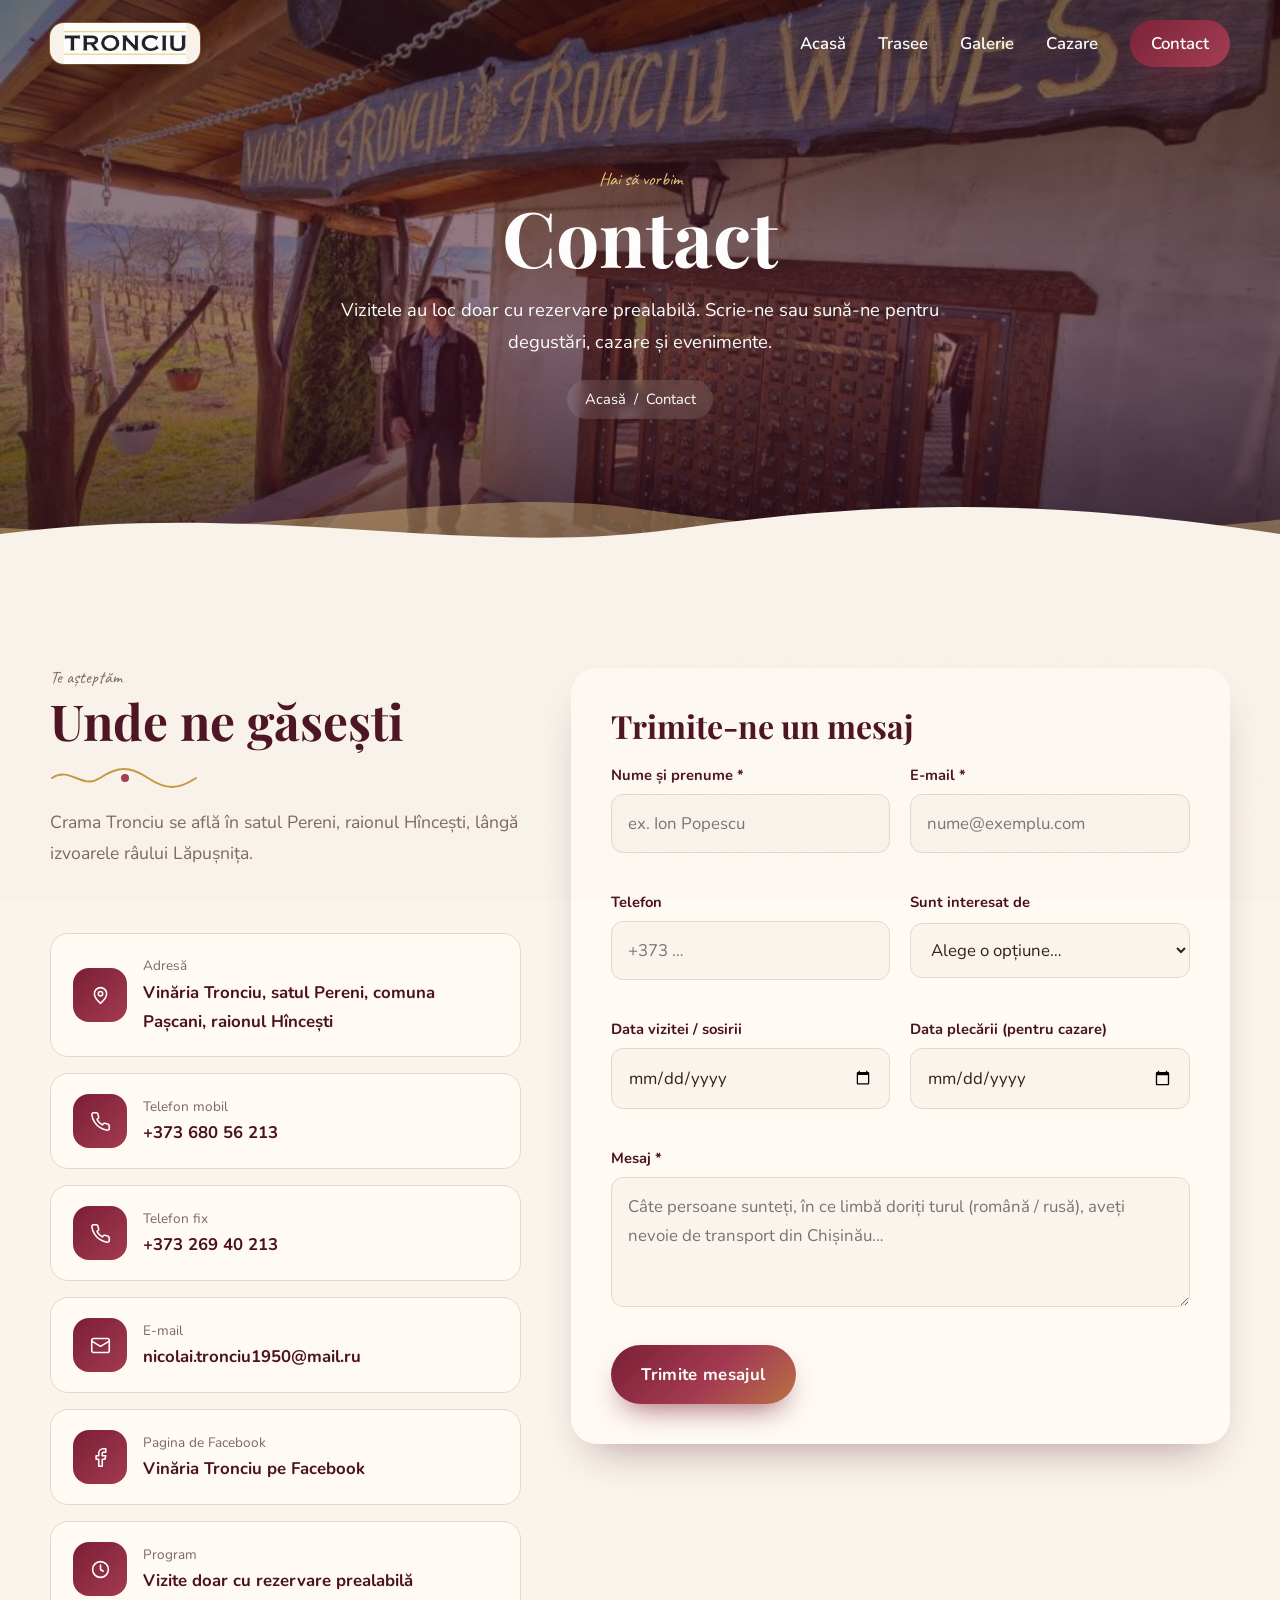
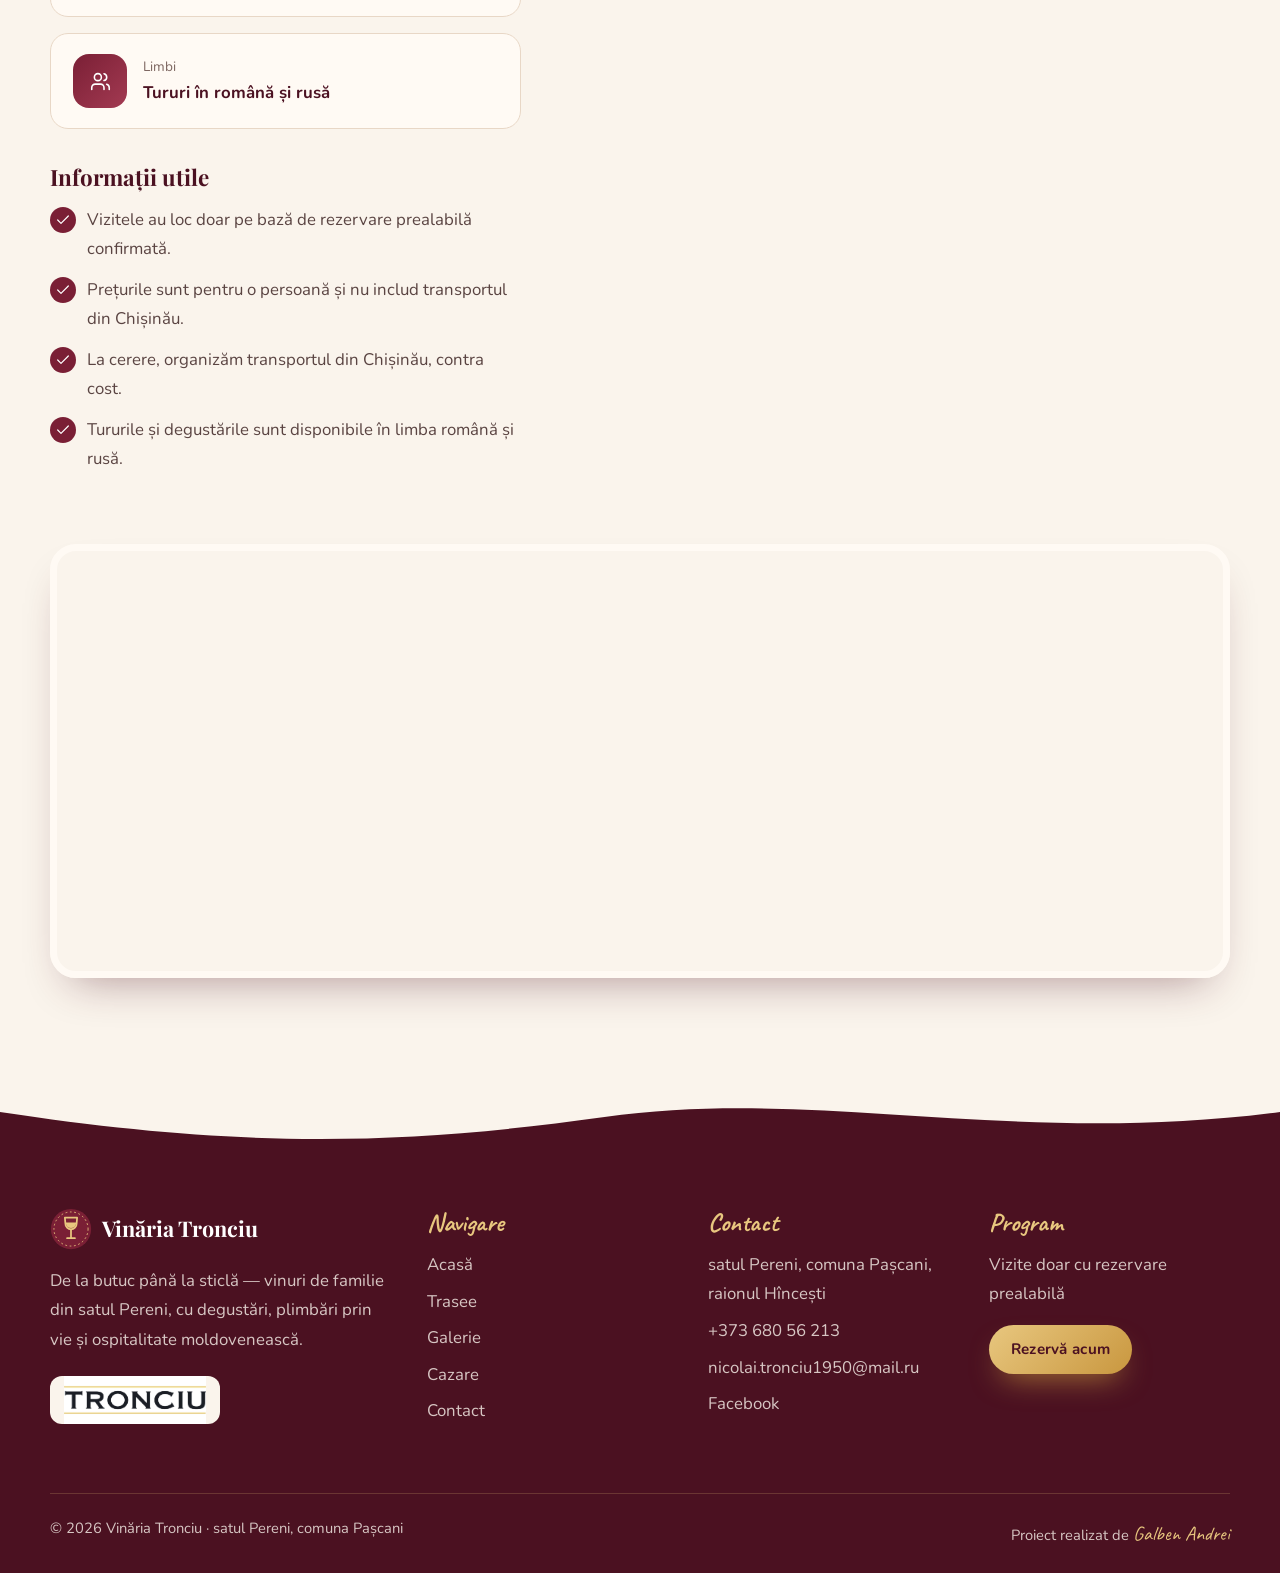
<file: contact.html>
<!DOCTYPE html>
<html lang="ro">
<head>
  <meta charset="UTF-8">
  <meta name="viewport" content="width=device-width, initial-scale=1.0">
  <title>Contact — Vinăria Tronciu</title>
  <meta name="description" content="Contactează Vinăria Tronciu din satul Pereni, comuna Pașcani, pentru rezervări, degustări și tururi.">
  <link rel="preconnect" href="https://fonts.googleapis.com">
  <link rel="preconnect" href="https://fonts.gstatic.com" crossorigin>
  <link href="https://fonts.googleapis.com/css2?family=Caveat:wght@500;700&family=Nunito:wght@400;600;700;800&family=Playfair+Display:ital,wght@0,500;0,700;1,500;1,700&display=swap" rel="stylesheet">
  <link rel="stylesheet" href="css/style.css">
</head>
<body data-page="contact">

  <div class="preloader" aria-hidden="true">
    <svg viewBox="0 0 90 130">
      <defs><clipPath id="bol"><path d="M16 10h58l-3 30a26 26 0 0 1-52 0Z"/></clipPath></defs>
      <g clip-path="url(#bol)"><rect class="wine-fill" x="0" y="30" width="90" height="50"/></g>
      <path class="glass" d="M16 10h58l-3 30a26 26 0 0 1-52 0Z M45 66v44 M27 114h36"/>
    </svg>
    <p>Vinăria Tronciu</p>
  </div>
  <div class="scroll-progress"></div>

  <header class="header">
    <div class="container header__inner">
      <a href="index.html" class="logo logo--brand" aria-label="Vinăria Tronciu — acasă">
        <span class="logo__badge" data-logo><img src="imagini/logo-tronciu.jpg" alt="Tronciu"></span>
      </a>
      <nav class="nav" id="nav" aria-label="Meniu principal">
        <a href="index.html" data-link="acasa">Acasă</a>
        <a href="trasee.html" data-link="trasee">Trasee</a>
        <a href="galerie.html" data-link="galerie">Galerie</a>
        <a href="cazare.html" data-link="cazare">Cazare</a>
        <a href="contact.html" data-link="contact" class="nav__cta">Contact</a>
      </nav>
      <button class="burger" aria-label="Deschide meniul" aria-expanded="false" aria-controls="nav"><span></span><span></span><span></span></button>
    </div>
  </header>

  <main>
    <section class="page-hero">
      <div class="page-hero__bg"></div>
      <div class="container">
        <p class="kicker">Hai să vorbim</p>
        <h1>Contact</h1>
        <p>Vizitele au loc doar cu rezervare prealabilă. Scrie-ne sau sună-ne pentru degustări, cazare și evenimente.</p>
        <nav class="breadcrumb" aria-label="Navigare"><a href="index.html">Acasă</a><span>/</span><span>Contact</span></nav>
      </div>
      <svg class="wave" viewBox="0 0 1440 80" preserveAspectRatio="none" aria-hidden="true"><path class="wave__back" d="M-100 40 C240 80 480 0 720 30 S1200 70 1540 30 V80 H-100Z"/><path d="M0 55 C300 20 520 80 760 50 S1180 20 1440 55 V80 H0Z"/></svg>
    </section>

    <section class="section">
      <div class="container">
        <div class="contact">
          <div>
            <div class="sec-head sec-head--left reveal">
              <p class="kicker">Te așteptăm</p>
              <h2>Unde ne găsești</h2>
              <svg class="vine" viewBox="0 0 150 26" aria-hidden="true"><path d="M2 13c18-12 30 12 48 0s30-12 48 0 30 12 48 0"/><circle cx="75" cy="13" r="4"/></svg>
              <p>Crama Tronciu se află în satul Pereni, raionul Hîncești, lângă izvoarele râului Lăpușnița.</p>
            </div>
            <div class="info-cards" id="contactInfo"></div>
            <h3 class="contact__subtitle reveal">Informații utile</h3>
            <ul class="useful" id="informatii"></ul>
          </div>

          <form class="form reveal reveal--right" id="formular" novalidate>
            <h2>Trimite-ne un mesaj</h2>

            <div class="field">
              <label for="nume">Nume și prenume *</label>
              <input type="text" id="nume" name="nume" autocomplete="name" placeholder="ex. Ion Popescu">
              <span class="field__err"></span>
            </div>
            <div class="field">
              <label for="email">E-mail *</label>
              <input type="email" id="email" name="email" autocomplete="email" placeholder="nume@exemplu.com">
              <span class="field__err"></span>
            </div>
            <div class="field">
              <label for="telefon">Telefon</label>
              <input type="tel" id="telefon" name="telefon" autocomplete="tel" placeholder="+373 …">
              <span class="field__err"></span>
            </div>
            <div class="field">
              <label for="cazareSelect">Sunt interesat de</label>
              <select id="cazareSelect" name="cazare"></select>
              <span class="field__err"></span>
            </div>
            <div class="field">
              <label for="sosire">Data vizitei / sosirii</label>
              <input type="date" id="sosire" name="sosire">
              <span class="field__err"></span>
            </div>
            <div class="field">
              <label for="plecare">Data plecării (pentru cazare)</label>
              <input type="date" id="plecare" name="plecare">
              <span class="field__err"></span>
            </div>
            <div class="field field--full">
              <label for="mesaj">Mesaj *</label>
              <textarea id="mesaj" name="mesaj" placeholder="Câte persoane sunteți, în ce limbă doriți turul (română / rusă), aveți nevoie de transport din Chișinău…"></textarea>
              <span class="field__err"></span>
            </div>

            <button type="submit" class="btn btn--primary">Trimite mesajul</button>

            <div class="success" id="succes" role="status" aria-live="polite">
              <svg viewBox="0 0 100 100" aria-hidden="true"><circle cx="50" cy="50" r="46"/><path d="M30 52l13 13 27-29"/></svg>
              <h3>Mulțumim!</h3>
              <p>Mesajul tău a fost primit. Te contactăm în cel mai scurt timp pentru confirmare.</p>
              <button type="button" class="btn btn--primary btn--sm" id="succesInchide">Trimite alt mesaj</button>
            </div>
          </form>
        </div>

        <div class="map-embed reveal">
          <iframe id="harta" title="Hartă: satul Pereni, comuna Pașcani" loading="lazy" referrerpolicy="no-referrer-when-downgrade"></iframe>
        </div>
      </div>
    </section>
  </main>

  <footer class="footer">
    <svg class="wave wave--top" viewBox="0 0 1440 80" preserveAspectRatio="none" aria-hidden="true"><path d="M0 55 C300 20 520 80 760 50 S1180 20 1440 55 V80 H0Z"/></svg>
    <div class="container footer__grid">
      <div>
        <a href="index.html" class="logo">
          <svg viewBox="0 0 48 48" aria-hidden="true"><circle cx="24" cy="24" r="23" fill="#7a1f35"/><circle cx="24" cy="24" r="19.5" fill="none" stroke="#e8c77f" stroke-width="1" stroke-dasharray="2 3"/><path d="M17 11h14l-.6 7a6.4 6.4 0 0 1-12.8 0Z" fill="none" stroke="#e8c77f" stroke-width="2" stroke-linejoin="round"/><path d="M17.9 16.5h12.2l-.3 1.6a5.9 5.9 0 0 1-11.6 0Z" fill="#e8c77f"/><path d="M24 24.5v9M19.5 34.5h9" stroke="#e8c77f" stroke-width="2" stroke-linecap="round"/></svg>
          <span data-site="nume">Vinăria Tronciu</span>
        </a>
        <p data-site="slogan"></p>
        <div class="footer__logo" data-logo></div>
      </div>
      <div>
        <h4>Navigare</h4>
        <ul>
          <li><a href="index.html">Acasă</a></li>
          <li><a href="trasee.html">Trasee</a></li>
          <li><a href="galerie.html">Galerie</a></li>
          <li><a href="cazare.html">Cazare</a></li>
          <li><a href="contact.html">Contact</a></li>
        </ul>
      </div>
      <div>
        <h4>Contact</h4>
        <ul>
          <li data-site="localitate"></li>
          <li><a data-tel data-site="telefon" href="#"></a></li>
          <li><a data-mail data-site="email" href="#"></a></li>
          <li><a data-fb href="#" target="_blank" rel="noopener">Facebook</a></li>
        </ul>
      </div>
      <div>
        <h4>Program</h4>
        <p data-site="program"></p>
        <p style="margin-top:1rem"><a href="contact.html" class="btn btn--gold btn--sm">Rezervă acum</a></p>
      </div>
    </div>
    <div class="container footer__bottom">
      <span>© <span data-an></span> Vinăria Tronciu · satul Pereni, comuna Pașcani</span>
      <span>Proiect realizat de <em data-site="autor">Galben Andrei</em></span>
    </div>
  </footer>

  <button class="to-top" aria-label="Înapoi sus">
    <svg class="icon" viewBox="0 0 24 24" fill="none" stroke="currentColor" stroke-width="2" stroke-linecap="round" stroke-linejoin="round" aria-hidden="true"><path d="M5 12h14"/><path d="m13 6 6 6-6 6"/></svg>
  </button>

  <!-- copia bazei de date (funcționează și cu dublu-click pe pagină) -->
  <script src="data/date.js"></script>
  <script src="js/main.js"></script>
</body>
</html>
</file>
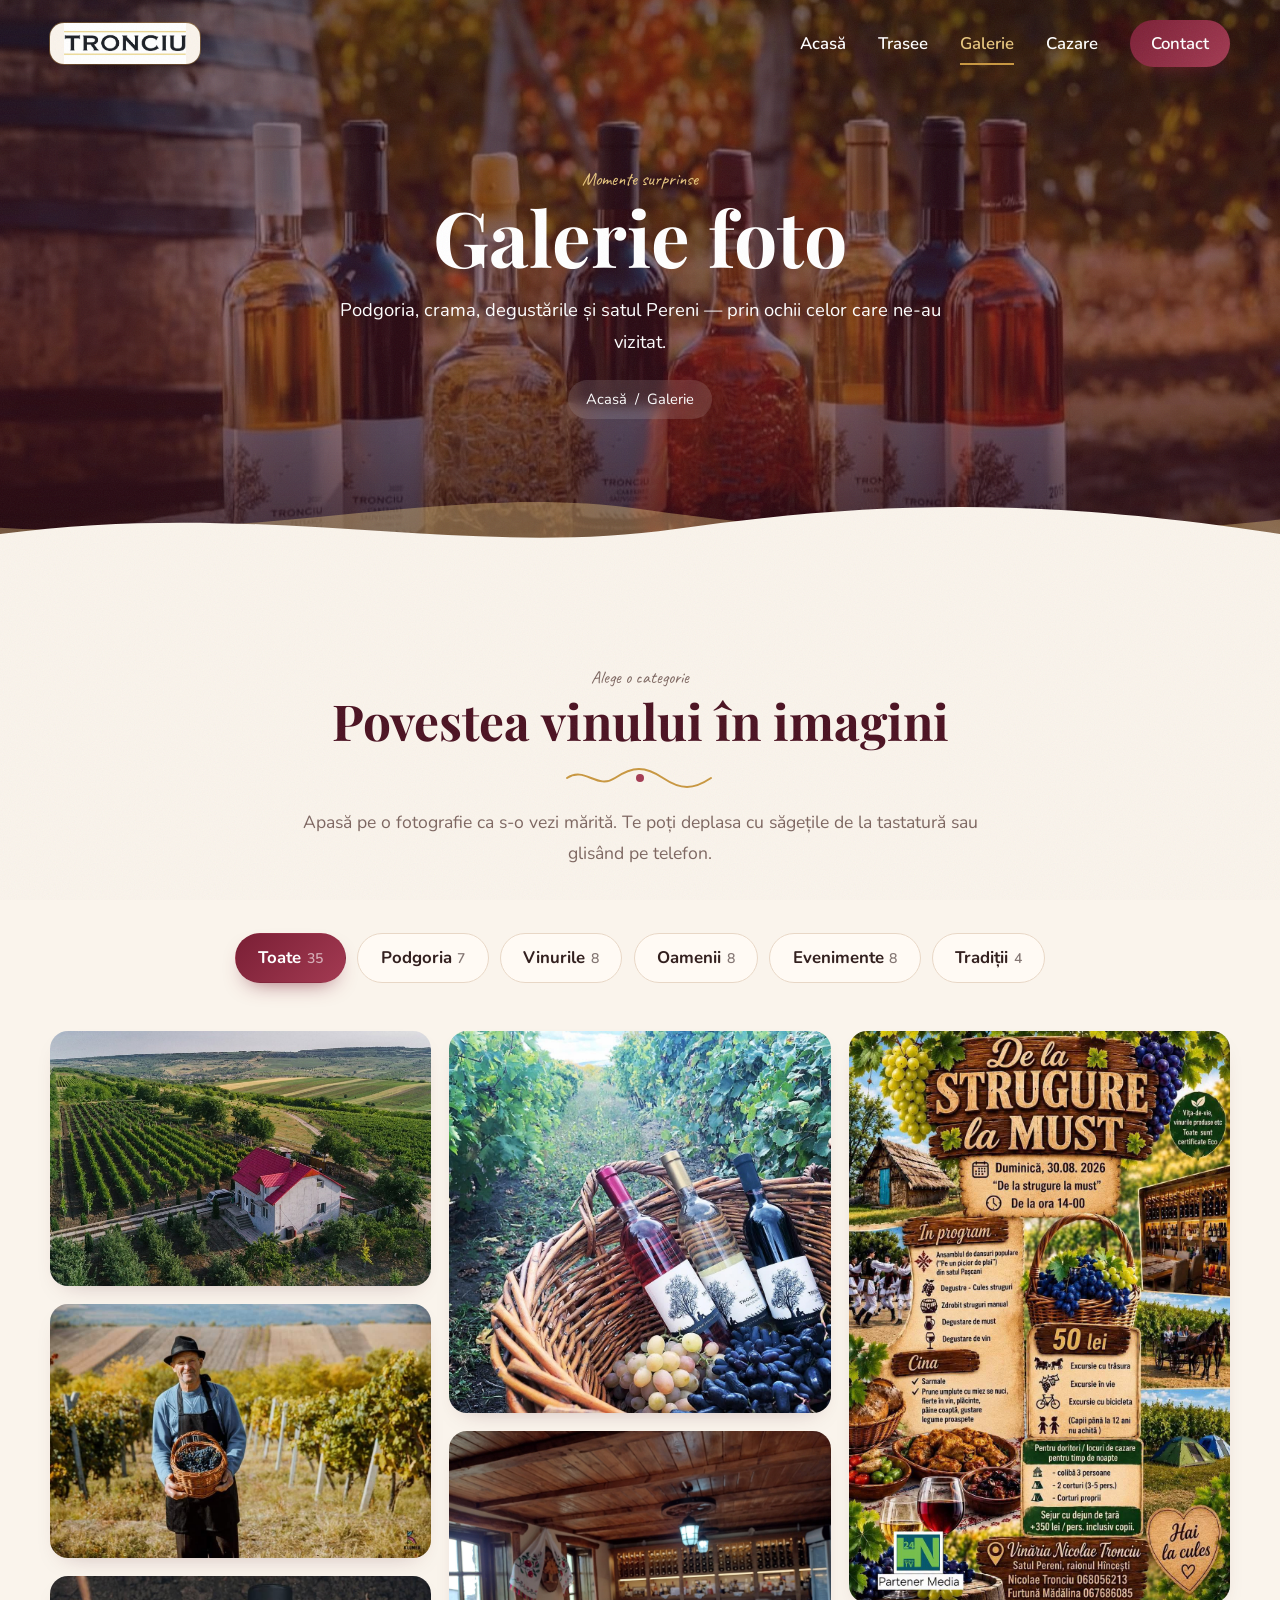
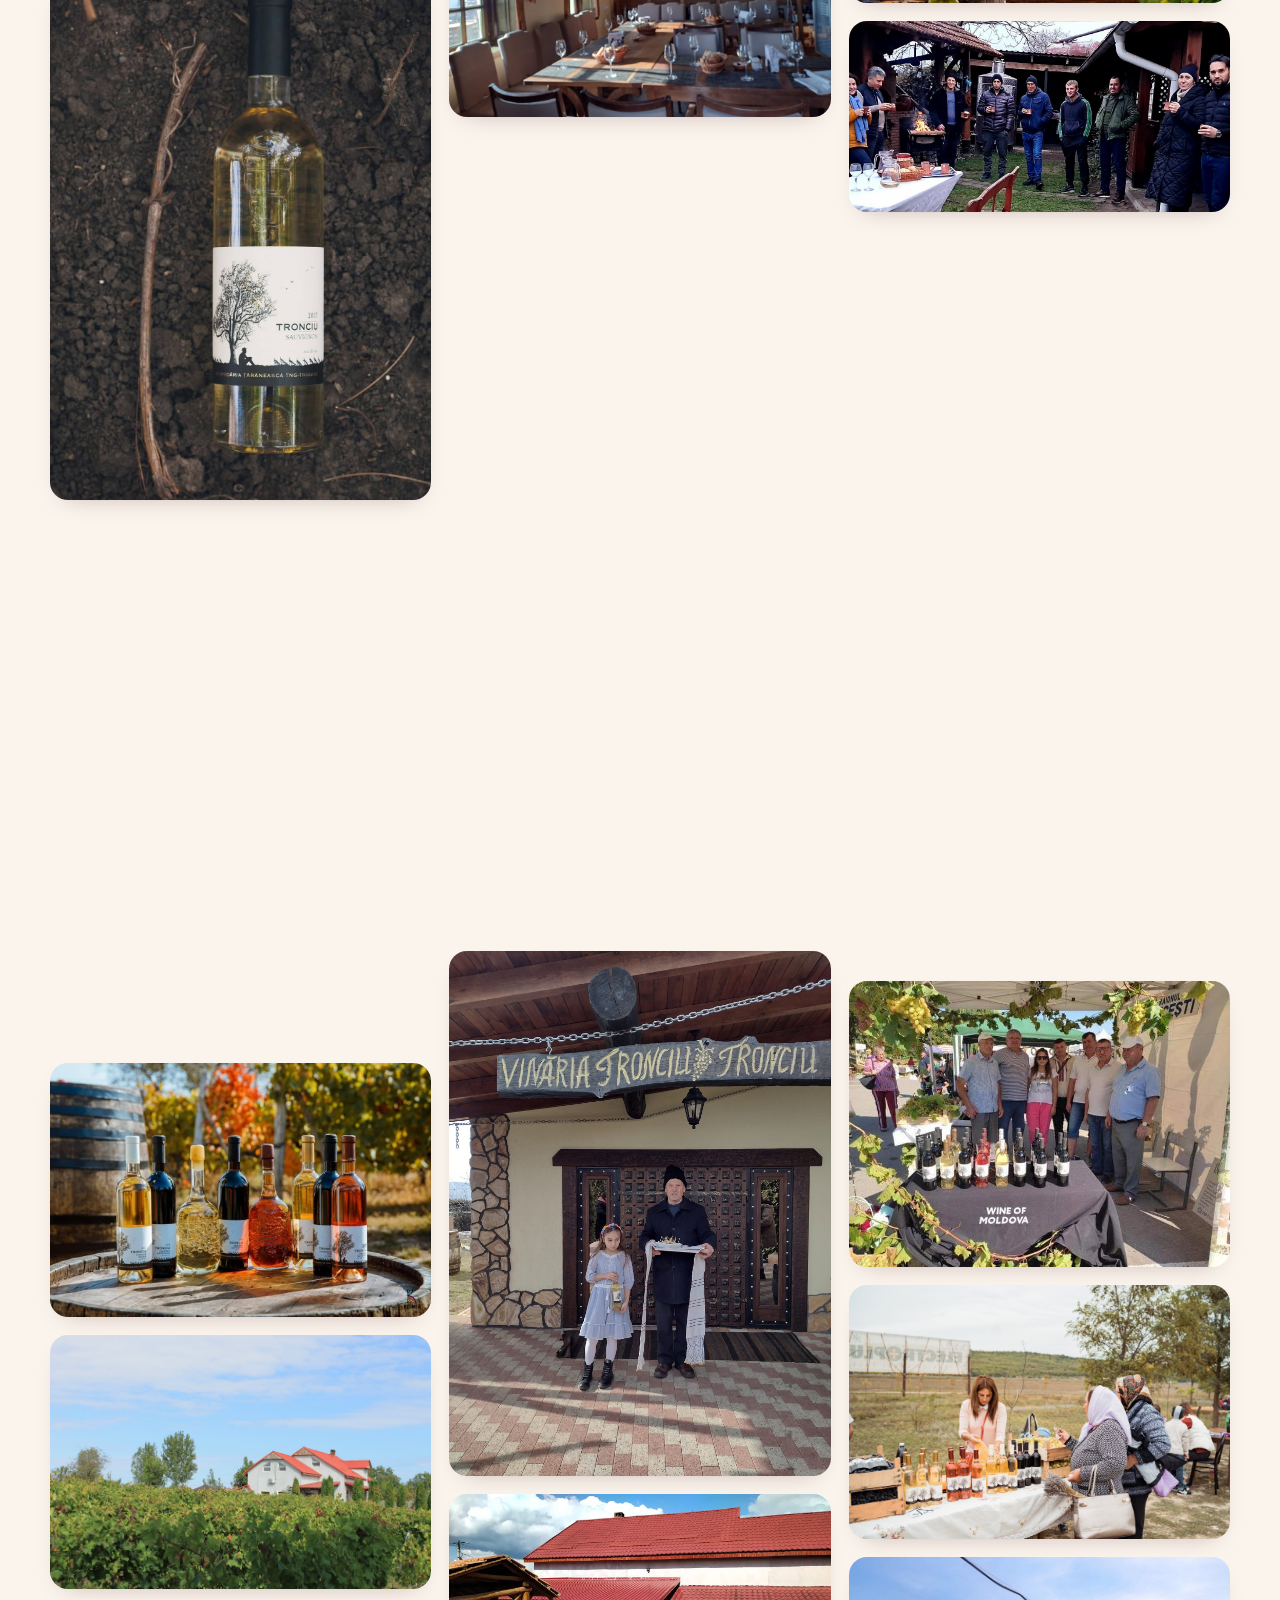
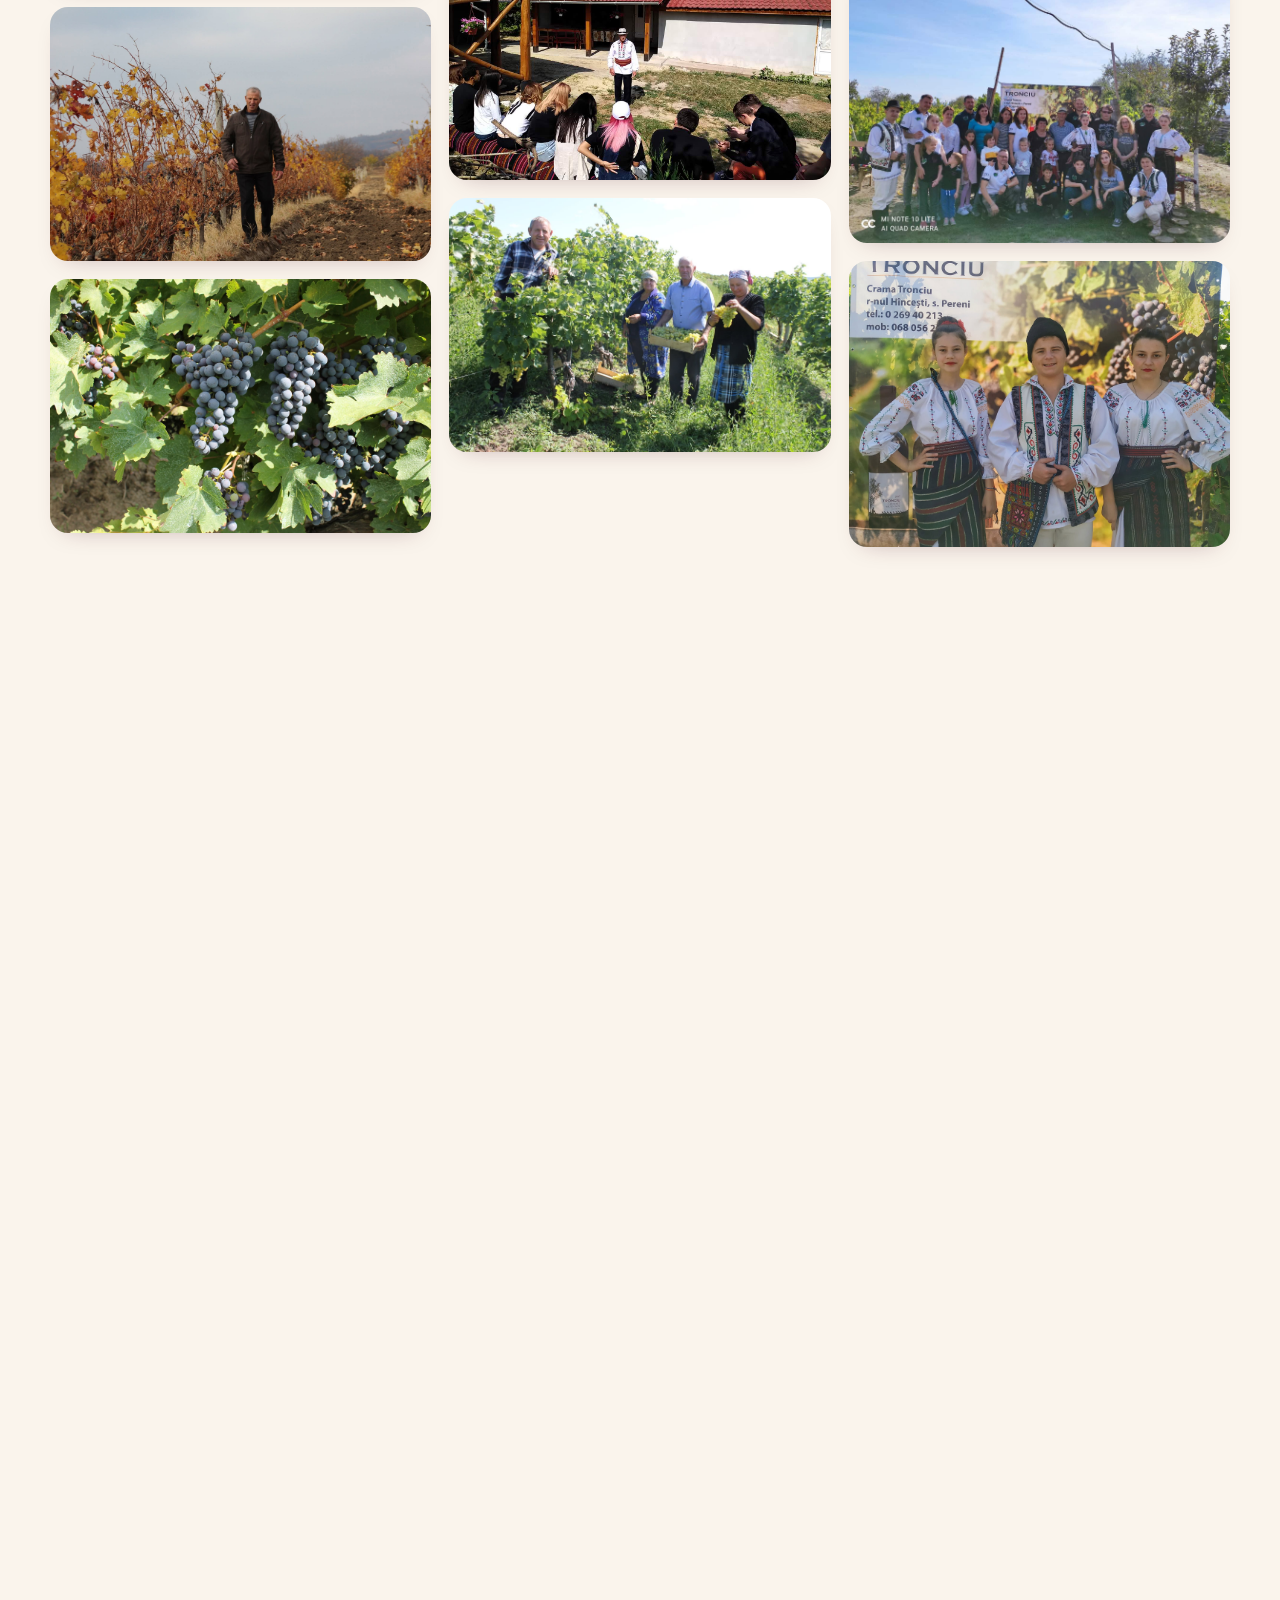
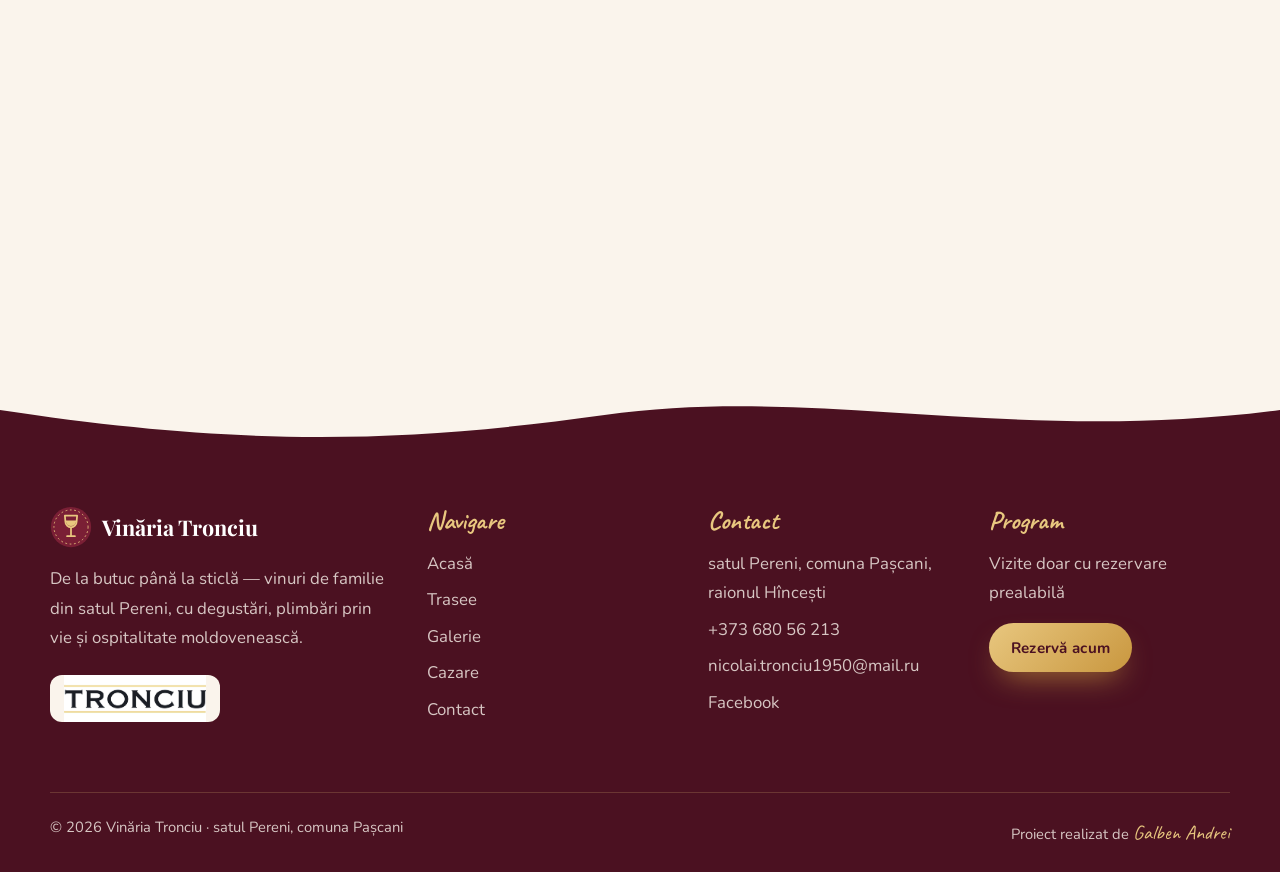
<file: galerie.html>
<!DOCTYPE html>
<html lang="ro">
<head>
  <meta charset="UTF-8">
  <meta name="viewport" content="width=device-width, initial-scale=1.0">
  <title>Galerie — Vinăria Tronciu</title>
  <meta name="description" content="Galerie foto a Vinăriei Tronciu: podgoria, crama, degustările și satul Pereni.">
  <link rel="preconnect" href="https://fonts.googleapis.com">
  <link rel="preconnect" href="https://fonts.gstatic.com" crossorigin>
  <link href="https://fonts.googleapis.com/css2?family=Caveat:wght@500;700&family=Nunito:wght@400;600;700;800&family=Playfair+Display:ital,wght@0,500;0,700;1,500;1,700&display=swap" rel="stylesheet">
  <link rel="stylesheet" href="css/style.css">
</head>
<body data-page="galerie">

  <div class="preloader" aria-hidden="true">
    <svg viewBox="0 0 90 130">
      <defs><clipPath id="bol"><path d="M16 10h58l-3 30a26 26 0 0 1-52 0Z"/></clipPath></defs>
      <g clip-path="url(#bol)"><rect class="wine-fill" x="0" y="30" width="90" height="50"/></g>
      <path class="glass" d="M16 10h58l-3 30a26 26 0 0 1-52 0Z M45 66v44 M27 114h36"/>
    </svg>
    <p>Vinăria Tronciu</p>
  </div>
  <div class="scroll-progress"></div>

  <header class="header">
    <div class="container header__inner">
      <a href="index.html" class="logo logo--brand" aria-label="Vinăria Tronciu — acasă">
        <span class="logo__badge" data-logo><img src="imagini/logo-tronciu.jpg" alt="Tronciu"></span>
      </a>
      <nav class="nav" id="nav" aria-label="Meniu principal">
        <a href="index.html" data-link="acasa">Acasă</a>
        <a href="trasee.html" data-link="trasee">Trasee</a>
        <a href="galerie.html" data-link="galerie">Galerie</a>
        <a href="cazare.html" data-link="cazare">Cazare</a>
        <a href="contact.html" data-link="contact" class="nav__cta">Contact</a>
      </nav>
      <button class="burger" aria-label="Deschide meniul" aria-expanded="false" aria-controls="nav"><span></span><span></span><span></span></button>
    </div>
  </header>

  <main>
    <section class="page-hero">
      <div class="page-hero__bg"></div>
      <div class="container">
        <p class="kicker">Momente surprinse</p>
        <h1>Galerie foto</h1>
        <p>Podgoria, crama, degustările și satul Pereni — prin ochii celor care ne-au vizitat.</p>
        <nav class="breadcrumb" aria-label="Navigare"><a href="index.html">Acasă</a><span>/</span><span>Galerie</span></nav>
      </div>
      <svg class="wave" viewBox="0 0 1440 80" preserveAspectRatio="none" aria-hidden="true"><path class="wave__back" d="M-100 40 C240 80 480 0 720 30 S1200 70 1540 30 V80 H-100Z"/><path d="M0 55 C300 20 520 80 760 50 S1180 20 1440 55 V80 H0Z"/></svg>
    </section>

    <section class="section">
      <div class="container">
        <div class="sec-head reveal">
          <p class="kicker">Alege o categorie</p>
          <h2>Povestea vinului în imagini</h2>
          <svg class="vine" viewBox="0 0 150 26" aria-hidden="true"><path d="M2 13c18-12 30 12 48 0s30-12 48 0 30 12 48 0"/><circle cx="75" cy="13" r="4"/></svg>
          <p>Apasă pe o fotografie ca s-o vezi mărită. Te poți deplasa cu săgețile de la tastatură sau glisând pe telefon.</p>
        </div>

        <div class="filters reveal" id="filtre" role="toolbar" aria-label="Filtrează fotografiile"></div>
        <div class="masonry" id="grila"></div>
      </div>
    </section>
  </main>

  <footer class="footer">
    <svg class="wave wave--top" viewBox="0 0 1440 80" preserveAspectRatio="none" aria-hidden="true"><path d="M0 55 C300 20 520 80 760 50 S1180 20 1440 55 V80 H0Z"/></svg>
    <div class="container footer__grid">
      <div>
        <a href="index.html" class="logo">
          <svg viewBox="0 0 48 48" aria-hidden="true"><circle cx="24" cy="24" r="23" fill="#7a1f35"/><circle cx="24" cy="24" r="19.5" fill="none" stroke="#e8c77f" stroke-width="1" stroke-dasharray="2 3"/><path d="M17 11h14l-.6 7a6.4 6.4 0 0 1-12.8 0Z" fill="none" stroke="#e8c77f" stroke-width="2" stroke-linejoin="round"/><path d="M17.9 16.5h12.2l-.3 1.6a5.9 5.9 0 0 1-11.6 0Z" fill="#e8c77f"/><path d="M24 24.5v9M19.5 34.5h9" stroke="#e8c77f" stroke-width="2" stroke-linecap="round"/></svg>
          <span data-site="nume">Vinăria Tronciu</span>
        </a>
        <p data-site="slogan"></p>
        <div class="footer__logo" data-logo></div>
      </div>
      <div>
        <h4>Navigare</h4>
        <ul>
          <li><a href="index.html">Acasă</a></li>
          <li><a href="trasee.html">Trasee</a></li>
          <li><a href="galerie.html">Galerie</a></li>
          <li><a href="cazare.html">Cazare</a></li>
          <li><a href="contact.html">Contact</a></li>
        </ul>
      </div>
      <div>
        <h4>Contact</h4>
        <ul>
          <li data-site="localitate"></li>
          <li><a data-tel data-site="telefon" href="#"></a></li>
          <li><a data-mail data-site="email" href="#"></a></li>
          <li><a data-fb href="#" target="_blank" rel="noopener">Facebook</a></li>
        </ul>
      </div>
      <div>
        <h4>Program</h4>
        <p data-site="program"></p>
        <p style="margin-top:1rem"><a href="contact.html" class="btn btn--gold btn--sm">Rezervă acum</a></p>
      </div>
    </div>
    <div class="container footer__bottom">
      <span>© <span data-an></span> Vinăria Tronciu · satul Pereni, comuna Pașcani</span>
      <span>Proiect realizat de <em data-site="autor">Galben Andrei</em></span>
    </div>
  </footer>

  <button class="to-top" aria-label="Înapoi sus">
    <svg class="icon" viewBox="0 0 24 24" fill="none" stroke="currentColor" stroke-width="2" stroke-linecap="round" stroke-linejoin="round" aria-hidden="true"><path d="M5 12h14"/><path d="m13 6 6 6-6 6"/></svg>
  </button>

  <!-- copia bazei de date (funcționează și cu dublu-click pe pagină) -->
  <script src="data/date.js"></script>
  <script src="js/main.js"></script>
</body>
</html>
</file>
<file: css/style.css>
/* ==========================================================
   VINĂRIA TRONCIU — foaie de stiluri
   Paletă caldă: vișiniu de vin, auriu, crem și verde de viță
   Fonturi calde: Playfair Display (titluri), Nunito (text),
   Caveat (accente scrise de mână)
   ========================================================== */

:root {
  --cream: #faf4ec;
  --paper: #fffaf4;
  --sand: #f2e5d5;
  --wine: #7a1f35;
  --wine-d: #4b1121;
  --wine-l: #a33a52;
  --gold: #c9973f;
  --gold-l: #e8c77f;
  --leaf: #5a7340;
  --ink: #33201f;
  --muted: #7d6660;
  --line: #e8d7c6;

  --shadow: 0 22px 45px -22px rgba(75, 17, 33, .45);
  --shadow-sm: 0 10px 25px -15px rgba(75, 17, 33, .35);
  --radius: 20px;
  --ease: cubic-bezier(.22, .8, .24, 1);

  --f-title: 'Playfair Display', Georgia, serif;
  --f-body: 'Nunito', system-ui, sans-serif;
  --f-hand: 'Caveat', cursive;
}

/* ---------- Bază ---------- */
*, *::before, *::after { box-sizing: border-box; margin: 0; padding: 0; }
html { scroll-behavior: smooth; -webkit-text-size-adjust: 100%; }
body {
  font-family: var(--f-body);
  font-size: 1.05rem;
  line-height: 1.75;
  color: var(--ink);
  background: var(--cream);
  overflow-x: hidden;
}
body.no-scroll, body.menu-open { overflow: hidden; }
/* elementele care intră animat din lateral nu au voie să lărgească pagina pe telefon */
main, .footer { overflow-x: hidden; overflow-x: clip; }

/* textură fină de hârtie peste tot site-ul */
body::after {
  content: "";
  position: fixed; inset: 0;
  pointer-events: none;
  z-index: 900;
  opacity: .06;
  background-image: url("data:image/svg+xml,%3Csvg xmlns='http://www.w3.org/2000/svg' width='160' height='160'%3E%3Cfilter id='n'%3E%3CfeTurbulence type='fractalNoise' baseFrequency='.85' numOctaves='3' stitchTiles='stitch'/%3E%3C/filter%3E%3Crect width='100%25' height='100%25' filter='url(%23n)'/%3E%3C/svg%3E");
}

img { display: block; max-width: 100%; }
a { color: inherit; text-decoration: none; }
button { font: inherit; color: inherit; background: none; border: 0; cursor: pointer; }
ul, ol { list-style: none; }
h1, h2, h3, h4 { font-family: var(--f-title); font-weight: 700; line-height: 1.15; color: var(--wine-d); }
::selection { background: var(--gold-l); color: var(--wine-d); }
:focus-visible { outline: 3px solid var(--gold); outline-offset: 3px; border-radius: 6px; }

.container { width: min(1180px, 100% - 32px); margin-inline: auto; }
.icon { width: 1.25em; height: 1.25em; flex-shrink: 0; }

/* ---------- Butoane moderne ---------- */
.btn {
  position: relative;
  isolation: isolate;
  overflow: hidden;
  display: inline-flex; align-items: center; justify-content: center; gap: .6rem;
  padding: .95rem 1.9rem;
  border-radius: 999px;
  font-weight: 700;
  letter-spacing: .02em;
  transition: transform .4s var(--ease), box-shadow .4s, background .4s, color .4s;
}
.btn::before { /* reflex de lumină care trece peste buton */
  content: "";
  position: absolute; inset: 0; z-index: -1;
  background: linear-gradient(115deg, transparent 30%, rgba(255,255,255,.45) 50%, transparent 70%);
  transform: translateX(-120%);
  transition: transform .9s var(--ease);
}
.btn:hover { transform: translateY(-3px); }
.btn:hover::before { transform: translateX(120%); }
.btn--primary {
  color: #fff;
  background: linear-gradient(135deg, var(--wine) 0%, var(--wine-l) 55%, var(--gold) 130%);
  box-shadow: 0 14px 30px -12px rgba(122, 31, 53, .75);
}
.btn--primary:hover { box-shadow: 0 20px 38px -12px rgba(122, 31, 53, .85); }
.btn--ghost {
  color: #fff;
  border: 2px solid rgba(255,255,255,.75);
  background: rgba(255,255,255,.08);
  backdrop-filter: blur(6px);
}
.btn--ghost:hover { background: #fff; color: var(--wine-d); }
.btn--gold {
  color: var(--wine-d);
  background: linear-gradient(135deg, var(--gold-l), var(--gold));
  box-shadow: 0 14px 30px -12px rgba(201, 151, 63, .8);
}
.btn--sm { padding: .7rem 1.35rem; font-size: .95rem; }
.btn .icon { transition: transform .4s var(--ease); }
.btn:hover .icon { transform: translateX(4px); }

.link-arrow {
  display: inline-flex; align-items: center; gap: .4rem;
  font-weight: 700; color: var(--wine);
  background: linear-gradient(var(--gold), var(--gold)) 0 100% / 0 2px no-repeat;
  transition: background-size .4s var(--ease), gap .4s var(--ease);
}
.link-arrow:hover { background-size: 100% 2px; gap: .75rem; }

/* ---------- Preloader: un pahar care se umple cu vin ---------- */
.preloader {
  position: fixed; inset: 0; z-index: 2000;
  display: grid; place-items: center; align-content: center; gap: 1rem;
  background: radial-gradient(circle at 50% 40%, #5c1628, var(--wine-d) 70%);
  color: var(--gold-l);
  transition: opacity .8s ease, visibility .8s;
}
.preloader p { font-family: var(--f-hand); font-size: 2rem; letter-spacing: .03em; }
.preloader svg { width: 90px; height: 130px; }
.preloader .glass { fill: none; stroke: var(--gold-l); stroke-width: 2.5; stroke-linejoin: round; stroke-linecap: round; }
.preloader .wine-fill { fill: #b3243f; animation: pour 1.8s var(--ease) infinite; }
@keyframes pour {
  0%   { transform: translateY(46px); }
  60%  { transform: translateY(0); }
  100% { transform: translateY(0); }
}
body.loaded .preloader { opacity: 0; visibility: hidden; }

/* bara de progres la derulare */
.scroll-progress {
  position: fixed; top: 0; left: 0; right: 0; height: 3px; z-index: 60;
  background: linear-gradient(90deg, var(--wine), var(--gold));
  transform-origin: 0 50%;
  transform: scaleX(0);
}

/* ---------- Antet ---------- */
.header {
  position: fixed; inset: 0 0 auto; z-index: 50;
  padding: 20px 0;
  color: #fff;
  transition: padding .4s var(--ease), background .4s, color .4s, box-shadow .4s;
}
.header.scrolled {
  padding: 10px 0;
  color: var(--ink);
  background: rgba(250, 244, 236, .9);
  backdrop-filter: blur(14px);
  box-shadow: 0 8px 30px -18px rgba(75, 17, 33, .5);
}
.header__inner { display: flex; align-items: center; justify-content: space-between; gap: 1rem; }

.logo { display: flex; align-items: center; gap: .65rem; font-family: var(--f-title); font-size: 1.35rem; font-weight: 700; }
.logo svg { width: 42px; height: 42px; transition: transform .6s var(--ease); }
.logo:hover svg { transform: rotate(-12deg) scale(1.08); }
.logo small { display: block; font-family: var(--f-hand); font-size: 1rem; font-weight: 500; color: var(--gold); line-height: 1; margin-top: 2px; }
.header.scrolled .logo { color: var(--wine-d); }

/* logo-ul real TRONCIU, pe o insignă crem (se vede și peste video) */
.logo__badge {
  display: block;
  width: 150px;
  padding: 0 14px;
  border-radius: 14px;
  background: var(--cream);
  overflow: hidden;
  box-shadow: 0 12px 28px -14px rgba(0, 0, 0, .55), 0 0 0 1px rgba(201, 151, 63, .4);
  transition: transform .5s var(--ease), width .4s var(--ease), box-shadow .4s;
}
.logo__badge img { display: block; width: 100%; aspect-ratio: 3 / 1; object-fit: cover; }
.logo--brand:hover .logo__badge { transform: translateY(-2px) rotate(-1.5deg); box-shadow: 0 16px 30px -14px rgba(0, 0, 0, .55), 0 0 0 2px var(--gold); }
.header.scrolled .logo__badge { width: 132px; box-shadow: 0 0 0 1px rgba(201, 151, 63, .5); }
@media (max-width: 700px) { .logo__badge { width: 124px; } }

.nav { display: flex; align-items: center; gap: 2rem; }
.nav a { position: relative; font-weight: 600; padding: .3rem 0; }
.nav a:not(.nav__cta)::after {
  content: "";
  position: absolute; left: 0; bottom: -2px;
  width: 100%; height: 2px;
  background: var(--gold);
  transform: scaleX(0);
  transform-origin: right;
  transition: transform .45s var(--ease);
}
.nav a:hover::after, .nav a.active::after { transform: scaleX(1); transform-origin: left; }
.nav a.active { color: var(--gold-l); }
.header.scrolled .nav a.active { color: var(--wine); }
.nav .nav__cta {
  padding: .55rem 1.3rem;
  border-radius: 999px;
  background: linear-gradient(135deg, var(--wine), var(--wine-l));
  color: #fff !important;
  box-shadow: 0 10px 22px -12px rgba(122, 31, 53, .8);
  transition: transform .35s var(--ease);
}
.nav .nav__cta:hover { transform: translateY(-2px); }

.burger { display: none; width: 44px; height: 44px; position: relative; z-index: 70; }
.burger span {
  position: absolute; left: 10px; right: 10px; height: 2px;
  background: currentColor; border-radius: 2px;
  transition: transform .4s var(--ease), opacity .3s;
}
.burger span:nth-child(1) { top: 14px; }
.burger span:nth-child(2) { top: 21px; }
.burger span:nth-child(3) { top: 28px; }
body.menu-open .burger { color: #fff; }
body.menu-open .burger span:nth-child(1) { transform: translateY(7px) rotate(45deg); }
body.menu-open .burger span:nth-child(2) { opacity: 0; }
body.menu-open .burger span:nth-child(3) { transform: translateY(-7px) rotate(-45deg); }

/* ---------- Hero (pagina principală) ---------- */
.hero {
  position: relative;
  isolation: isolate;
  min-height: 100vh; min-height: 100svh;
  display: grid; align-items: center;
  color: #fff;
  overflow: hidden;
}
.hero__media { position: absolute; inset: 0; z-index: -3; overflow: hidden; background: var(--wine-d); }
.hero__media img {
  position: absolute; inset: 0;
  width: 100%; height: 100%;
  object-fit: cover;
}
.hero__poster { animation: slowZoom 14s ease-out forwards; }   /* efect Ken Burns pe fotografie */

/* videoclipul mărit și estompat, desenat de JS pe o pânză (canvas) */
.hero__blur {
  position: absolute; left: -60px; top: -60px;
  width: calc(100% + 120px); height: calc(100% + 120px);
  filter: blur(26px) saturate(1.25) brightness(.85);
  opacity: 0;
  transition: opacity 1.8s ease;
}
.hero.video-on .hero__blur { opacity: 1; }

.hero__grid {
  display: grid;
  grid-template-columns: minmax(0, 1.25fr) minmax(0, .75fr);
  align-items: center;
  gap: 48px;
  padding: 130px 0 170px;
}

/* cadrul de film în care rulează clipul vertical */
.hero__film {
  position: relative;
  justify-self: center;
  height: min(62vh, 580px);
  aspect-ratio: 9 / 16;
  margin: 0;
  border-radius: 26px;
  overflow: hidden;
  border: 6px solid rgba(255, 250, 244, .92);
  background: var(--wine-d);
  box-shadow: 0 40px 80px -30px rgba(0, 0, 0, .75), 0 0 0 14px rgba(232, 199, 127, .16);
  transform: rotate(2.5deg);
  opacity: 0;
  translate: 0 50px;
}
body.loaded .hero__film { animation: filmIn 1.3s var(--ease) .9s forwards, floatY 7s ease-in-out 2.3s infinite; }
@keyframes filmIn { to { opacity: 1; translate: 0 0; } }
.hero__film video { display: block; width: 100%; height: 100%; object-fit: cover; }
.hero__film-tag {
  position: absolute; left: 14px; top: 14px;
  display: inline-flex; align-items: center; gap: .45rem;
  padding: .35rem .85rem;
  border-radius: 999px;
  background: rgba(30, 6, 12, .6);
  backdrop-filter: blur(6px);
  color: #fff; font-size: .8rem; font-weight: 700; letter-spacing: .04em;
}
.hero__film-tag span { width: 8px; height: 8px; border-radius: 50%; background: #e5484d; animation: rec 1.4s ease-in-out infinite; }
@keyframes rec { 50% { opacity: .25; } }
.hero__overlay {
  position: absolute; inset: 0; z-index: -2;
  background:
    radial-gradient(ellipse at 20% 60%, rgba(75, 17, 33, .55), transparent 60%),
    linear-gradient(180deg, rgba(30, 8, 14, .55) 0%, rgba(30, 8, 14, .2) 40%, rgba(45, 10, 20, .85) 100%);
}

/* bule aurii care urcă, ca într-un pahar de spumant */
.bubbles { position: absolute; inset: 0; z-index: -1; overflow: hidden; pointer-events: none; }
.bubbles span {
  position: absolute;
  bottom: -30px; left: var(--x);
  width: var(--s); height: var(--s);
  border-radius: 50%;
  border: 1px solid rgba(255, 225, 160, .55);
  background: radial-gradient(circle at 30% 30%, rgba(255, 240, 200, .8), rgba(232, 199, 127, .15) 60%, transparent 70%);
  animation: rise var(--t) linear var(--dl) infinite;
}
@keyframes rise {
  0%   { transform: translate(0, 0); opacity: 0; }
  10%  { opacity: .9; }
  50%  { transform: translate(var(--dx), -55vh); }
  100% { transform: translate(0, -110vh); opacity: 0; }
}

.hero__content { max-width: 760px; }
.hero__kicker {
  display: inline-flex; align-items: center; gap: .6rem;
  font-family: var(--f-hand); font-size: 1.7rem; color: var(--gold-l);
}
.hero__kicker::before { content: ""; width: 40px; height: 2px; background: var(--gold-l); }
.hero__title {
  font-size: clamp(3rem, 9vw, 6.6rem);
  color: #fff;
  margin: .3rem 0 1.2rem;
  text-shadow: 0 10px 40px rgba(0, 0, 0, .35);
}
.hero__title .ch {
  display: inline-block;
  opacity: 0;
  transform: translateY(70px) rotate(10deg);
}
.hero__title .sp { display: inline-block; width: .28em; }
.hero__title .word { display: inline-block; white-space: nowrap; }
body.loaded .hero__title .ch { animation: letterIn 1s var(--ease) forwards; animation-delay: calc(var(--i) * 55ms + .25s); }
@keyframes letterIn { to { opacity: 1; transform: none; } }
.hero__title em { font-style: italic; color: var(--gold-l); }

.hero__text { font-size: 1.2rem; max-width: 560px; opacity: .92; }
.hero__actions { display: flex; flex-wrap: wrap; gap: 1rem; margin-top: 2.2rem; }
.hero__kicker, .hero__text, .hero__actions { opacity: 0; transform: translateY(30px); }
body.loaded .hero__kicker  { animation: fadeUp 1s var(--ease) .1s forwards; }
body.loaded .hero__text    { animation: fadeUp 1s var(--ease) 1.1s forwards; }
body.loaded .hero__actions { animation: fadeUp 1s var(--ease) 1.3s forwards; }
@keyframes fadeUp { to { opacity: 1; transform: none; } }

.hero__bottom {
  position: absolute; left: 0; right: 0; bottom: 110px;
  display: flex; align-items: center; justify-content: space-between; gap: 1rem;
}
.hero__caption { display: flex; align-items: center; gap: .5rem; font-size: .95rem; opacity: .9; }
.hero__caption.anim { animation: fadeUp .8s var(--ease); }

.scroll-hint {
  position: absolute; left: 50%; bottom: 90px; translate: -50% 0;
  width: 26px; height: 42px;
  border: 2px solid rgba(255, 255, 255, .7); border-radius: 20px;
}
.scroll-hint::after {
  content: ""; position: absolute; left: 50%; top: 8px;
  width: 4px; height: 8px; margin-left: -2px;
  background: var(--gold-l); border-radius: 4px;
  animation: scrollDot 1.8s ease-in-out infinite;
}
@keyframes scrollDot { 0% { transform: translateY(0); opacity: 1; } 70% { transform: translateY(14px); opacity: 0; } 100% { opacity: 0; } }

/* val decorativ jos (ca vinul într-un pahar) */
.wave { position: absolute; left: 0; bottom: -1px; width: 100%; height: 80px; z-index: 1; }
.wave path { fill: var(--cream); }
.wave .wave__back { fill: var(--gold-l); opacity: .4; animation: waveMove 9s ease-in-out infinite alternate; }
@keyframes waveMove { to { transform: translateX(-60px); } }

/* ---------- Banner pentru subpagini ---------- */
.page-hero {
  position: relative; isolation: isolate; overflow: hidden;
  min-height: 62vh;
  display: grid; align-items: center; text-align: center;
  color: #fff;
  padding: 150px 0 120px;
}
.page-hero__bg { position: absolute; inset: -60px 0; z-index: -2; }
.page-hero__bg img { width: 100%; height: 100%; object-fit: cover; animation: slowZoom 18s ease-out forwards; }
@keyframes slowZoom { from { transform: scale(1.18); } to { transform: scale(1); } }
.page-hero::before {
  content: ""; position: absolute; inset: 0; z-index: -1;
  background: linear-gradient(180deg, rgba(40, 8, 18, .6), rgba(75, 17, 33, .55) 60%, rgba(40, 8, 18, .8));
}
.page-hero .kicker { color: var(--gold-l); }
.page-hero h1 { color: #fff; font-size: clamp(2.6rem, 7vw, 4.8rem); margin: .2rem 0 .8rem; }
.page-hero p { max-width: 620px; margin-inline: auto; font-size: 1.15rem; opacity: .92; }
.page-hero .kicker, .page-hero h1, .page-hero p, .breadcrumb { opacity: 0; transform: translateY(30px); }
body.loaded .page-hero .kicker { animation: fadeUp 1s var(--ease) .1s forwards; }
body.loaded .page-hero h1      { animation: fadeUp 1s var(--ease) .25s forwards; }
body.loaded .page-hero p       { animation: fadeUp 1s var(--ease) .4s forwards; }
body.loaded .breadcrumb        { animation: fadeUp 1s var(--ease) .55s forwards; }
.breadcrumb { display: inline-flex; gap: .5rem; margin-top: 1.4rem; font-size: .92rem; padding: .4rem 1.1rem; border-radius: 999px; background: rgba(255,255,255,.12); backdrop-filter: blur(6px); }
.breadcrumb a:hover { color: var(--gold-l); }

/* ---------- Secțiuni ---------- */
.section { position: relative; padding: 110px 0; }
.section--sand { background: var(--sand); }
.section--wine { background: var(--wine-d); color: var(--cream); }
.section--wine h2 { color: #fff; }

.sec-head { text-align: center; max-width: 700px; margin: 0 auto 64px; }
.sec-head--left { text-align: left; margin-left: 0; }
.kicker { font-family: var(--f-hand); font-size: 1.75rem; line-height: 1.1; color: var(--wine-l); }
.sec-head h2 { font-size: clamp(2rem, 4.4vw, 3.1rem); margin: .3rem 0 1rem; }
.sec-head p { color: var(--muted); font-size: 1.1rem; }
.section--wine .sec-head p { color: rgba(250, 244, 236, .75); }

/* separator în formă de vrej de viță, desenat la derulare */
.vine {
  display: block; margin: 0 auto 1rem;
  width: 150px; height: 26px;
  fill: none; stroke: var(--gold); stroke-width: 2; stroke-linecap: round;
}
.sec-head--left .vine { margin-left: 0; }
.vine path { stroke-dasharray: 220; stroke-dashoffset: 220; transition: stroke-dashoffset 1.6s var(--ease) .2s; }
.vine circle { fill: var(--wine-l); stroke: none; transform-box: fill-box; transform-origin: center; transform: scale(0); transition: transform .5s cubic-bezier(.34,1.56,.64,1) 1.2s; }
.visible .vine path { stroke-dashoffset: 0; }
.visible .vine circle { transform: scale(1); }

/* ---------- Animații la derulare ---------- */
.reveal {
  opacity: 0;
  transform: translateY(45px);
  transition: opacity 1s var(--ease), transform 1s var(--ease);
  transition-delay: var(--d, 0s);
}
.reveal--left  { transform: translateX(-60px); }
.reveal--right { transform: translateX(60px); }
.reveal--zoom  { transform: scale(.88); }
.reveal.visible { opacity: 1; transform: none; }

/* ---------- Despre ---------- */
.about { display: grid; grid-template-columns: 1.05fr 1fr; gap: 80px; align-items: center; }
.collage { position: relative; height: 560px; }
.collage__item {
  position: absolute; overflow: hidden;
  border-radius: var(--radius);
  border: 7px solid var(--paper);
  box-shadow: var(--shadow);
}
.collage__item img { width: 100%; height: 100%; object-fit: cover; transition: transform 1.2s var(--ease); }
.collage__item:hover img { transform: scale(1.08); }
.collage__item--1 { left: 0; top: 0; width: 56%; height: 78%; }
.collage__item--2 { right: 0; top: 10%; width: 50%; height: 44%; }
.collage__item--3 { right: 6%; bottom: 0; width: 46%; height: 42%; }
.collage__item--1.visible { animation: floatY 7s ease-in-out 1s infinite; }
.collage__item--3.visible { animation: floatY 8s ease-in-out 1.6s infinite reverse; }
@keyframes floatY { 50% { translate: 0 -12px; } }

.seal { /* ștampilă rotundă cu text care se rotește */
  position: absolute; left: 44%; bottom: 6%; z-index: 2;
  width: 132px; height: 132px;
  border-radius: 50%;
  background: var(--wine);
  color: var(--gold-l);
  display: grid; place-items: center;
  box-shadow: var(--shadow);
}
.seal svg.seal__text { position: absolute; inset: 0; width: 100%; height: 100%; animation: spin 18s linear infinite; }
.seal text { fill: var(--gold-l); font-family: var(--f-body); font-size: 9.5px; font-weight: 700; letter-spacing: 1.6px; text-transform: uppercase; }
.seal .icon { width: 40px; height: 40px; }
@keyframes spin { to { transform: rotate(360deg); } }

.about__text p { margin-bottom: 1.1rem; color: #5a4442; }
.about__sign { font-family: var(--f-hand); font-size: 2rem; color: var(--wine); margin-top: .5rem; }

.stats { display: grid; grid-template-columns: repeat(4, 1fr); gap: 20px; margin-top: 90px; }
.stat {
  text-align: center;
  padding: 30px 16px;
  border-radius: var(--radius);
  background: var(--paper);
  border: 1px solid var(--line);
  box-shadow: var(--shadow-sm);
}
.stat strong { display: block; font-family: var(--f-title); font-size: clamp(2.2rem, 4vw, 3rem); line-height: 1.1; color: var(--wine); }
.stat span { color: var(--muted); font-weight: 600; }

/* ---------- Avantaje ---------- */
.features { display: grid; grid-template-columns: repeat(4, 1fr); gap: 24px; }
.feature {
  position: relative; overflow: hidden;
  padding: 38px 28px 32px;
  border-radius: var(--radius);
  background: rgba(255, 255, 255, .05);
  border: 1px solid rgba(232, 199, 127, .2);
  transition: transform .5s var(--ease), background .5s, border-color .5s;
}
.feature::before { /* „vinul” care umple cardul la hover */
  content: ""; position: absolute; inset: auto 0 0 0; height: 0;
  background: linear-gradient(0deg, rgba(163, 58, 82, .55), rgba(163, 58, 82, 0));
  transition: height .7s var(--ease);
  z-index: -1;
}
.feature { isolation: isolate; }
.feature:hover { transform: translateY(-8px); border-color: rgba(232, 199, 127, .6); }
.feature:hover::before { height: 100%; }
.feature__icon {
  display: grid; place-items: center;
  width: 64px; height: 64px; margin-bottom: 1.3rem;
  border-radius: 18px;
  color: var(--wine-d);
  background: linear-gradient(135deg, var(--gold-l), var(--gold));
  transition: transform .6s var(--ease);
}
.feature__icon .icon { width: 30px; height: 30px; }
.feature:hover .feature__icon { transform: rotate(-10deg) scale(1.1); }
.feature h3 { color: #fff; font-size: 1.35rem; margin-bottom: .6rem; }
.feature p { color: rgba(250, 244, 236, .75); font-size: 1rem; }

/* ---------- Carduri trasee (previzualizare) ---------- */
.cards { display: grid; grid-template-columns: repeat(3, 1fr); gap: 28px; }
.trail-card {
  display: flex; flex-direction: column;
  border-radius: var(--radius);
  overflow: hidden;
  background: var(--paper);
  box-shadow: var(--shadow-sm);
  transition: transform .5s var(--ease), box-shadow .5s;
}
.trail-card:hover { transform: translateY(-10px); box-shadow: var(--shadow); }
.trail-card__media { position: relative; display: block; aspect-ratio: 4 / 3; overflow: hidden; }
.trail-card__media img { width: 100%; height: 100%; object-fit: cover; transition: transform 1.2s var(--ease); }
.trail-card:hover .trail-card__media img { transform: scale(1.1); }
.trail-card__body { padding: 24px 26px 28px; display: flex; flex-direction: column; gap: .6rem; flex: 1; }
.trail-card__body h3 { font-size: 1.4rem; }
.trail-card__body p { color: var(--muted); font-size: .98rem; display: -webkit-box; -webkit-line-clamp: 3; -webkit-box-orient: vertical; overflow: hidden; }
.trail-card__body .link-arrow { margin-top: auto; align-self: flex-start; }
.meta { display: flex; flex-wrap: wrap; gap: 1rem; font-size: .9rem; font-weight: 700; color: var(--wine-l); }
.meta span { display: inline-flex; align-items: center; gap: .35rem; }

.badge {
  position: absolute; top: 16px; left: 16px;
  padding: .3rem .9rem;
  border-radius: 999px;
  font-size: .8rem; font-weight: 800; letter-spacing: .04em; text-transform: uppercase;
  color: #fff;
  backdrop-filter: blur(6px);
}
.badge--usor    { background: rgba(90, 115, 64, .9); }
.badge--mediu   { background: rgba(201, 151, 63, .95); color: var(--wine-d); }
.badge--dificil { background: rgba(122, 31, 53, .92); }

.center { text-align: center; margin-top: 54px; }

/* ---------- Galerie „bento” pe prima pagină ---------- */
.bento { display: grid; grid-template-columns: repeat(4, 1fr); grid-auto-rows: 210px; gap: 16px; }
.bento__item { position: relative; overflow: hidden; border-radius: 18px; cursor: zoom-in; margin: 0; }
.bento__item:nth-child(1) { grid-column: 1 / 3; grid-row: 1 / 3; }
.bento__item:nth-child(2) { grid-column: 3 / 4; grid-row: 1 / 2; }
.bento__item:nth-child(3) { grid-column: 4 / 5; grid-row: 1 / 3; }
.bento__item:nth-child(4) { grid-column: 3 / 4; grid-row: 2 / 3; }
.bento__item:nth-child(5) { grid-column: 1 / 3; grid-row: 3 / 4; }
.bento__item:nth-child(6) { grid-column: 3 / 5; grid-row: 3 / 4; }
.bento__item img { width: 100%; height: 100%; object-fit: cover; object-position: center 30%; transition: transform 1.2s var(--ease), filter .6s; }
.bento__item:hover img { transform: scale(1.1); filter: saturate(1.2); }
.bento__item figcaption, .g-item figcaption {
  position: absolute; inset: auto 0 0 0;
  padding: 40px 18px 16px;
  color: #fff;
  background: linear-gradient(transparent, rgba(40, 8, 18, .85));
  font-family: var(--f-title); font-size: 1.1rem;
  transform: translateY(100%);
  transition: transform .55s var(--ease);
}
.bento__item:hover figcaption, .g-item:hover figcaption { transform: none; }

/* ---------- Bandă CTA ---------- */
.cta { position: relative; isolation: isolate; overflow: hidden; padding: 130px 0; text-align: center; color: #fff; }
.cta__bg { position: absolute; inset: -80px 0; z-index: -2; }
.cta__bg img { width: 100%; height: 100%; object-fit: cover; }
.cta::before {
  content: ""; position: absolute; inset: 0; z-index: -1;
  background: linear-gradient(120deg, rgba(75, 17, 33, .92), rgba(122, 31, 53, .75) 50%, rgba(201, 151, 63, .55));
}
.cta h2 { color: #fff; font-size: clamp(2.2rem, 5vw, 3.6rem); margin: .3rem 0 1rem; }
.cta p { max-width: 560px; margin: 0 auto 2.2rem; font-size: 1.15rem; opacity: .92; }
.cta .kicker { color: var(--gold-l); }

/* ---------- Pagina Trasee ---------- */
.map { position: relative; border-radius: 28px; overflow: hidden; background: linear-gradient(180deg, #fbe9d2, #f6dcc0 60%, #efd0ae); box-shadow: var(--shadow); }
.map svg { display: block; width: 100%; height: auto; }
.map-sun { fill: #f3c06b; animation: sunPulse 5s ease-in-out infinite; transform-box: fill-box; transform-origin: center; }
@keyframes sunPulse { 50% { transform: scale(1.08); } }
.map-cloud { fill: #fff; opacity: .8; animation: cloudMove 26s linear infinite alternate; }
.map-cloud--2 { animation-duration: 34s; animation-direction: alternate-reverse; }
@keyframes cloudMove { to { transform: translateX(160px); } }
.map-hill--1 { fill: #c9a879; }
.map-hill--2 { fill: #8d9a5b; }
.map-hill--3 { fill: #6e8148; }
.map-rows path { fill: none; stroke: rgba(55, 75, 35, .45); stroke-width: 3; stroke-linecap: round; stroke-dasharray: 2 9; }
.map-path { fill: none; stroke-linecap: round; stroke-linejoin: round; }
.map-path--base { stroke: rgba(255, 255, 255, .6); stroke-width: 9; }
.map-path--draw {
  stroke: var(--wine); stroke-width: 4;
  stroke-dasharray: var(--len);
  stroke-dashoffset: var(--len);
  transition: stroke-dashoffset 2.6s var(--ease) .3s;
}
.map.visible .map-path--draw { stroke-dashoffset: 0; }
.map-start circle { fill: var(--wine-d); }
.map-start text { font: 700 18px var(--f-body); fill: var(--wine-d); }
.pin { cursor: pointer; }
.pin__inner { transform-box: fill-box; transform-origin: center; transform: scale(0); transition: transform .7s cubic-bezier(.34, 1.56, .64, 1) var(--d); }
.map.visible .pin__inner { transform: scale(1); }
.pin:hover .pin__inner, .pin:focus .pin__inner { transform: scale(1.18); transition-delay: 0s; }
.pin__pulse { fill: rgba(122, 31, 53, .3); transform-box: fill-box; transform-origin: center; animation: pulse 2.2s ease-out infinite; }
.pin__dot { fill: var(--wine); stroke: #fff; stroke-width: 3; }
.pin text { fill: #fff; font: 800 16px var(--f-body); text-anchor: middle; }
@keyframes pulse { 0% { transform: scale(.7); opacity: 1; } 100% { transform: scale(1.9); opacity: 0; } }

.map-legend { display: flex; flex-wrap: wrap; justify-content: center; gap: .7rem; padding: 22px; background: var(--paper); }
.map-legend a {
  display: inline-flex; align-items: center; gap: .55rem;
  padding: .45rem 1rem .45rem .45rem;
  border-radius: 999px;
  border: 1px solid var(--line);
  font-weight: 600; font-size: .95rem;
  transition: background .3s, color .3s, transform .3s var(--ease);
}
.map-legend a:hover { background: var(--wine); color: #fff; transform: translateY(-2px); }
.map-legend span { display: grid; place-items: center; width: 28px; height: 28px; border-radius: 50%; background: var(--wine); color: #fff; font-weight: 800; font-size: .85rem; }
.map-legend a:hover span { background: var(--gold); color: var(--wine-d); }

.trails { display: grid; gap: 110px; }
.trail { display: grid; grid-template-columns: 1fr 1fr; gap: 70px; align-items: center; scroll-margin-top: 110px; }
.trail:nth-child(even) .trail__media { order: 2; }
.trail__media { position: relative; }
.trail__media::before { /* ramă decalată */
  content: ""; position: absolute; inset: 22px -22px -22px 22px;
  border: 2px solid var(--gold);
  border-radius: var(--radius);
  transition: inset .6s var(--ease);
}
.trail:nth-child(even) .trail__media::before { inset: 22px 22px -22px -22px; }
.trail:hover .trail__media::before { inset: 10px -10px -10px 10px; }
.trail:nth-child(even):hover .trail__media::before { inset: 10px 10px -10px -10px; }
.trail__frame { position: relative; overflow: hidden; border-radius: var(--radius); aspect-ratio: 4 / 3; box-shadow: var(--shadow); }
.trail__frame img { width: 100%; height: 100%; object-fit: cover; transition: transform 1.4s var(--ease); }
.trail:hover .trail__frame img { transform: scale(1.07); }
.trail__nr {
  position: absolute; right: -14px; top: -40px; z-index: 2;
  font-family: var(--f-title); font-style: italic; font-size: 6rem; line-height: 1;
  color: transparent; -webkit-text-stroke: 2px var(--wine-l);
}
.trail:nth-child(even) .trail__nr { right: auto; left: -14px; }
.trail__body .badge { position: static; display: inline-block; margin-bottom: .9rem; }
.trail__body h3 { font-size: clamp(1.8rem, 3.4vw, 2.5rem); margin-bottom: 1.2rem; }
.trail__meta { display: grid; grid-template-columns: repeat(3, 1fr); gap: 12px; margin-bottom: 1.3rem; }
.trail__meta li { padding: 14px; border-radius: 14px; background: var(--paper); border: 1px solid var(--line); }
.trail__meta .icon { color: var(--gold); margin-bottom: .3rem; }
.trail__meta strong { display: block; color: var(--wine-d); font-size: 1rem; line-height: 1.3; }
.trail__meta small { color: var(--muted); font-size: .8rem; }
.trail__body > p { color: #5a4442; margin-bottom: 1.4rem; }
.trail__body h4 { font-size: 1.15rem; margin-bottom: .8rem; }
.stops { position: relative; display: grid; gap: .7rem; padding-left: 30px; counter-reset: stop; }
.stops::before { content: ""; position: absolute; left: 9px; top: 8px; bottom: 8px; width: 2px; background: repeating-linear-gradient(var(--gold) 0 6px, transparent 6px 12px); }
.stops li { position: relative; font-weight: 600; }
.stops li::before {
  content: ""; position: absolute; left: -27px; top: .45em;
  width: 14px; height: 14px; border-radius: 50%;
  background: var(--paper); border: 3px solid var(--wine);
}
.stops li:last-child::before { background: var(--wine); }

.tips { display: grid; grid-template-columns: repeat(3, 1fr); gap: 16px; }
.tips li {
  display: flex; align-items: center; gap: .9rem;
  padding: 18px 20px;
  border-radius: 16px;
  background: var(--paper);
  border: 1px solid var(--line);
  font-weight: 600;
  transition: transform .4s var(--ease), box-shadow .4s;
}
.tips li:hover { transform: translateY(-4px); box-shadow: var(--shadow-sm); }
.tips .icon { width: 34px; height: 34px; padding: 7px; border-radius: 50%; background: var(--wine); color: #fff; }

/* ---------- Pagina Galerie ---------- */
.filters { display: flex; flex-wrap: wrap; justify-content: center; gap: .7rem; margin-bottom: 48px; }
.filter {
  padding: .6rem 1.4rem;
  border-radius: 999px;
  border: 1.5px solid var(--line);
  background: var(--paper);
  font-weight: 700;
  transition: background .4s, color .4s, border-color .4s, transform .4s var(--ease);
}
.filter small { margin-left: .35rem; opacity: .6; font-weight: 600; }
.filter:hover { transform: translateY(-2px); border-color: var(--gold); }
.filter.active { background: linear-gradient(135deg, var(--wine), var(--wine-l)); color: #fff; border-color: transparent; box-shadow: 0 10px 22px -12px rgba(122, 31, 53, .8); }

.masonry { columns: 3 300px; column-gap: 18px; }
.g-item {
  position: relative; overflow: hidden;
  break-inside: avoid;
  margin: 0 0 18px;
  border-radius: 18px;
  cursor: zoom-in;
  box-shadow: var(--shadow-sm);
}
.g-item.reveal { transition: opacity .8s var(--ease), transform .8s var(--ease); transition-delay: var(--d, 0s); }
.g-item.out { opacity: 0 !important; transform: scale(.85) !important; transition-delay: 0s; }
.g-item[hidden] { display: none; }
.g-item img { width: 100%; object-fit: cover; transition: transform 1.2s var(--ease), filter .6s; }
.f-peisaj  { aspect-ratio: 3 / 2; }
.f-clasic  { aspect-ratio: 4 / 3; }
.f-afis    { aspect-ratio: 2 / 3; }
.f-panorama { aspect-ratio: 2 / 1; }
.f-portret { aspect-ratio: 8 / 11; }
.f-patrat  { aspect-ratio: 1 / 1; }
.g-item:hover img { transform: scale(1.08); filter: saturate(1.15); }
.g-item figcaption strong { display: block; }
.g-item figcaption span { display: block; font-family: var(--f-body); font-size: .9rem; opacity: .85; margin-top: .2rem; }
.g-item__zoom {
  position: absolute; top: 14px; right: 14px;
  display: grid; place-items: center;
  width: 42px; height: 42px; border-radius: 50%;
  background: rgba(255, 255, 255, .9); color: var(--wine);
  transform: scale(0) rotate(-90deg);
  transition: transform .5s var(--ease);
}
.g-item:hover .g-item__zoom { transform: none; }

/* ---------- Lightbox ---------- */
.lightbox {
  position: fixed; inset: 0; z-index: 1000;
  display: grid; place-items: center;
  padding: 70px 80px;
  background: rgba(25, 6, 12, .93);
  backdrop-filter: blur(8px);
  opacity: 0; visibility: hidden;
  transition: opacity .45s ease, visibility .45s;
}
.lightbox.open { opacity: 1; visibility: visible; }
.lb-figure { margin: 0; display: grid; justify-items: center; gap: 14px; max-width: 100%; transform: scale(.94); transition: transform .5s var(--ease); }
.lightbox.open .lb-figure { transform: none; }
.lb-img {
  max-width: 100%; max-height: calc(100vh - 190px);
  border-radius: 14px;
  box-shadow: 0 30px 80px -20px rgba(0, 0, 0, .7);
  opacity: 0; transform: scale(.97);
  transition: opacity .5s ease, transform .6s var(--ease);
}
.lb-img.in { opacity: 1; transform: none; }
.lb-figure figcaption { text-align: center; color: var(--cream); }
.lb-title { display: block; font-family: var(--f-title); font-size: 1.35rem; }
.lb-desc { display: block; opacity: .75; }
.lb-count { display: inline-block; margin-top: .4rem; font-family: var(--f-hand); font-size: 1.3rem; color: var(--gold-l); }
.lb-btn {
  position: absolute;
  display: grid; place-items: center;
  width: 54px; height: 54px; border-radius: 50%;
  background: rgba(255, 255, 255, .1); color: #fff;
  border: 1px solid rgba(255, 255, 255, .25);
  transition: background .3s, transform .3s var(--ease), color .3s;
}
.lb-btn:hover { background: var(--gold); color: var(--wine-d); transform: scale(1.08); }
.lb-btn .icon { width: 24px; height: 24px; }
.lb-close { top: 18px; right: 18px; }
.lb-prev { left: 18px; top: 50%; margin-top: -27px; }
.lb-next { right: 18px; top: 50%; margin-top: -27px; }

/* ---------- Pagina Cazare ---------- */
.rooms { display: grid; grid-template-columns: repeat(3, 1fr); gap: 28px; }
.room {
  display: flex; flex-direction: column;
  border-radius: var(--radius);
  overflow: hidden;
  background: var(--paper);
  box-shadow: var(--shadow-sm);
  transition: transform .5s var(--ease), box-shadow .5s;
}
.room:hover { transform: translateY(-8px); box-shadow: var(--shadow); }
.room__media { position: relative; aspect-ratio: 16 / 10; overflow: hidden; }
.room__media img { width: 100%; height: 100%; object-fit: cover; transition: transform 1.3s var(--ease); }
.room:hover .room__media img { transform: scale(1.08); }
.room__price {
  position: absolute; right: 18px; bottom: 18px;
  padding: .55rem 1.1rem;
  border-radius: 14px;
  background: rgba(255, 250, 244, .95);
  font-size: .85rem; color: var(--muted);
  box-shadow: var(--shadow-sm);
}
.room__price strong { font-family: var(--f-title); font-size: 1.5rem; color: var(--wine); }
.room__body { padding: 28px 30px 32px; display: flex; flex-direction: column; gap: .8rem; flex: 1; }
.room__body h3 { font-size: 1.6rem; }
.room__cap { display: inline-flex; align-items: center; gap: .5rem; font-weight: 700; color: var(--wine-l); }
.room__body > p:not(.room__cap) { color: var(--muted); }
.chips { display: flex; flex-wrap: wrap; gap: .5rem; margin-bottom: .6rem; }
.chips li { display: inline-flex; align-items: center; gap: .35rem; padding: .3rem .8rem; border-radius: 999px; background: var(--sand); font-size: .88rem; font-weight: 600; }
.chips .icon { width: 1em; height: 1em; color: var(--leaf); }
.room .btn { align-self: flex-start; margin-top: auto; }

/* tabele de prețuri */
.tables { display: grid; grid-template-columns: 1.5fr 1fr; gap: 32px; align-items: start; }
.table-wrap { overflow-x: auto; border-radius: var(--radius); box-shadow: var(--shadow); background: var(--paper); }
.price-table { width: 100%; border-collapse: collapse; min-width: 520px; }
.price-table caption {
  caption-side: top; text-align: left;
  padding: 22px 24px 6px;
  font-family: var(--f-title); font-size: 1.4rem; font-weight: 700; color: var(--wine-d);
}
.price-table caption small { display: block; font-family: var(--f-body); font-size: .9rem; font-weight: 400; color: var(--muted); }
.price-table th, .price-table td { padding: 15px 22px; text-align: left; }
.price-table thead th {
  background: linear-gradient(135deg, var(--wine-d), var(--wine));
  color: var(--gold-l);
  font-size: .8rem; letter-spacing: .08em; text-transform: uppercase;
}
.price-table tbody tr { border-bottom: 1px solid var(--line); transition: background .3s; }
.price-table tbody tr:last-child { border-bottom: 0; }
.price-table tbody tr:hover { background: #fbeedd; }
.price-table tbody th { font-family: var(--f-title); color: var(--wine-d); font-size: 1.05rem; }
.price-table td.pret { font-weight: 800; color: var(--wine); white-space: nowrap; }
.price-table td.best { position: relative; }
.price-table td.best::after { content: "★"; margin-left: .35rem; color: var(--gold); }
.reveal .price-table tbody tr { opacity: 0; transform: translateX(-20px); }
.reveal.visible .price-table tbody tr { animation: rowIn .7s var(--ease) forwards; animation-delay: calc(var(--r) * 90ms + .3s); }
@keyframes rowIn { to { opacity: 1; transform: none; } }
.price-table--small { min-width: 320px; }

.notes { display: grid; grid-template-columns: repeat(4, 1fr); gap: 16px; margin-top: 48px; }
.notes li { padding: 20px; border-radius: 16px; background: var(--paper); border: 1px dashed var(--gold); text-align: center; }
.notes strong { display: block; font-family: var(--f-title); color: var(--wine); font-size: 1.3rem; }
.notes span { color: var(--muted); font-size: .92rem; }

/* ---------- Pagina Contact ---------- */
.contact { display: grid; grid-template-columns: 1fr 1.4fr; gap: 50px; align-items: start; }
.info-cards { display: grid; gap: 16px; }
.info-card {
  display: flex; gap: 1rem; align-items: center;
  padding: 20px 22px;
  border-radius: 18px;
  background: var(--paper);
  border: 1px solid var(--line);
  transition: transform .4s var(--ease), box-shadow .4s, border-color .4s;
}
.info-card:hover { transform: translateX(8px); box-shadow: var(--shadow-sm); border-color: var(--gold); }
.info-card__icon {
  display: grid; place-items: center; flex-shrink: 0;
  width: 54px; height: 54px; border-radius: 16px;
  background: linear-gradient(135deg, var(--wine), var(--wine-l)); color: #fff;
}
.info-card small { display: block; color: var(--muted); font-size: .85rem; }
.info-card strong { color: var(--wine-d); word-break: break-word; }

.form {
  position: relative;
  padding: 40px;
  border-radius: 26px;
  background: var(--paper);
  box-shadow: var(--shadow);
  display: grid; grid-template-columns: 1fr 1fr; gap: 18px 20px;
}
.form h2 { grid-column: 1 / -1; font-size: 2rem; }
.field { display: grid; gap: .35rem; }
.field--full { grid-column: 1 / -1; }
.field label { font-weight: 700; font-size: .92rem; color: var(--wine-d); }
.field input, .field select, .field textarea {
  width: 100%;
  padding: .85rem 1rem;
  border-radius: 12px;
  border: 1.5px solid var(--line);
  background: var(--cream);
  font: inherit; color: var(--ink);
  transition: border-color .3s, box-shadow .3s, background .3s;
}
.field textarea { min-height: 130px; resize: vertical; }
.field input:focus, .field select:focus, .field textarea:focus { outline: none; border-color: var(--gold); background: #fff; box-shadow: 0 0 0 4px rgba(201, 151, 63, .2); }
.field__err { color: #b3243f; font-size: .85rem; min-height: 1em; }
.field.error input, .field.error textarea, .field.error select { border-color: #b3243f; }
.form .btn { grid-column: 1 / -1; justify-self: start; }
.form.shake { animation: shake .5s; }
@keyframes shake { 20%, 60% { transform: translateX(-8px); } 40%, 80% { transform: translateX(8px); } }
.btn.loading { pointer-events: none; opacity: .85; }
.btn.loading::after { content: ""; width: 18px; height: 18px; border-radius: 50%; border: 2px solid #fff; border-right-color: transparent; animation: spin .8s linear infinite; }

.success {
  position: absolute; inset: 0; z-index: 2;
  display: grid; place-items: center; align-content: center; gap: .8rem;
  text-align: center; padding: 30px;
  border-radius: 26px;
  background: var(--paper);
  opacity: 0; visibility: hidden;
  transition: opacity .5s, visibility .5s;
}
.success.show { opacity: 1; visibility: visible; }
.success svg { width: 96px; height: 96px; }
.success circle { fill: none; stroke: var(--gold); stroke-width: 3; stroke-dasharray: 290; stroke-dashoffset: 290; }
.success path { fill: none; stroke: var(--wine); stroke-width: 5; stroke-linecap: round; stroke-linejoin: round; stroke-dasharray: 60; stroke-dashoffset: 60; }
.success.show circle { animation: draw .8s var(--ease) .1s forwards; }
.success.show path { animation: draw .5s var(--ease) .8s forwards; }
@keyframes draw { to { stroke-dashoffset: 0; } }
.success h3 { font-size: 1.8rem; }
.success p { color: var(--muted); max-width: 360px; }

.map-embed { margin-top: 70px; border-radius: 26px; overflow: hidden; box-shadow: var(--shadow); border: 7px solid var(--paper); }
.map-embed iframe { display: block; width: 100%; height: 420px; border: 0; filter: sepia(.25) saturate(1.1); }

/* ---------- Mesaj eroare date ---------- */
.data-error {
  position: fixed; left: 50%; bottom: 24px; z-index: 1500;
  translate: -50% 0;
  width: min(560px, calc(100% - 32px));
  padding: 20px 24px;
  border-radius: 18px;
  background: var(--wine-d); color: var(--cream);
  box-shadow: var(--shadow);
  border-left: 5px solid var(--gold);
  animation: fadeUp .6s var(--ease);
}
.data-error strong { color: var(--gold-l); }

/* ---------- Subsol ---------- */
.footer { position: relative; background: var(--wine-d); color: rgba(250, 244, 236, .8); padding: 120px 0 0; margin-top: 0; }
.footer .wave--top { position: absolute; top: -1px; bottom: auto; transform: rotate(180deg); }
.footer__grid { display: grid; grid-template-columns: 1.4fr 1fr 1fr 1fr; gap: 40px; }
.footer .logo { color: #fff; margin-bottom: 1rem; }
.footer h4 { color: var(--gold-l); font-family: var(--f-hand); font-size: 1.6rem; font-weight: 700; margin-bottom: .8rem; }
.footer li { margin-bottom: .45rem; }
.footer a { transition: color .3s, padding .3s var(--ease); }
.footer ul a:hover { color: var(--gold-l); padding-left: 6px; }
.footer__bottom {
  margin-top: 60px; padding: 22px 0;
  border-top: 1px solid rgba(232, 199, 127, .2);
  display: flex; flex-wrap: wrap; justify-content: space-between; gap: .6rem;
  font-size: .92rem;
}
.footer__bottom em { font-family: var(--f-hand); font-style: normal; font-size: 1.25rem; color: var(--gold-l); }

.to-top {
  position: fixed; right: 22px; bottom: 22px; z-index: 40;
  display: grid; place-items: center;
  width: 50px; height: 50px; border-radius: 50%;
  background: linear-gradient(135deg, var(--wine), var(--wine-l)); color: #fff;
  box-shadow: var(--shadow-sm);
  opacity: 0; transform: translateY(20px) scale(.8); pointer-events: none;
  transition: opacity .4s, transform .4s var(--ease);
}
.to-top.show { opacity: 1; transform: none; pointer-events: auto; }
.to-top:hover { transform: translateY(-4px); }
.to-top .icon { transform: rotate(-90deg); }

/* ---------- Detalii suplimentare ---------- */
.hero__caption span { display: inline-block; }
.about .sec-head { margin-bottom: 24px; }
.cta__actions { display: flex; flex-wrap: wrap; justify-content: center; gap: 1rem; }
.price-table thead small { display: block; font-size: .72rem; letter-spacing: 0; text-transform: none; color: rgba(250, 244, 236, .7); font-weight: 400; }
.table-note { margin-top: 14px; font-size: .92rem; color: var(--muted); }
.footer .wave path { fill: var(--wave-fill, var(--cream)); }

/* ---------- Citatul fondatorului ---------- */
.quote { display: grid; grid-template-columns: 340px 1fr; gap: 70px; align-items: center; max-width: 1040px; }
.quote__photo { position: relative; margin: 0; aspect-ratio: 1; }
.quote__photo img { width: 100%; height: 100%; object-fit: cover; object-position: center 25%; border-radius: 50%; border: 8px solid var(--paper); box-shadow: var(--shadow); }
.quote__photo::after { /* inel auriu punctat care se rotește */
  content: ""; position: absolute; inset: -18px;
  border-radius: 50%;
  border: 2px dashed var(--gold);
  animation: spin 40s linear infinite;
}
.quote__text { position: relative; margin: 0; }
.quote__text::before {
  content: "“";
  position: absolute; left: -10px; top: -70px;
  font-family: var(--f-title); font-size: 9rem; line-height: 1;
  color: var(--gold); opacity: .45;
}
.quote__text p { position: relative; font-family: var(--f-title); font-style: italic; font-size: clamp(1.5rem, 2.8vw, 2.2rem); line-height: 1.4; color: var(--wine-d); }
.quote__text footer { margin-top: 1.4rem; display: flex; flex-direction: column; }
.quote__text footer strong { font-family: var(--f-hand); font-size: 2.2rem; line-height: 1.1; color: var(--wine); }
.quote__text footer span { color: var(--muted); }

/* ---------- Vinurile ---------- */
.wines { display: grid; gap: 54px; }
.wines__title {
  display: flex; align-items: center; gap: 1rem;
  font-size: 1.6rem; margin-bottom: 22px;
}
.wines__title::after { content: ""; flex: 1; height: 1px; background: linear-gradient(90deg, var(--gold), transparent); }
.wines__list { display: grid; grid-template-columns: repeat(3, 1fr); gap: 22px; }
.wine {
  position: relative; overflow: hidden;
  text-align: center;
  padding: 34px 24px 30px;
  border-radius: var(--radius);
  background: var(--paper);
  border: 1px solid var(--line);
  box-shadow: var(--shadow-sm);
  transition: transform .5s var(--ease), box-shadow .5s;
}
.wine::before { content: ""; position: absolute; inset: 0 0 auto; height: 4px; background: var(--accent); }
.wine--alb  { --accent: var(--gold);  --vin: #e6c062; }
.wine--rosu { --accent: var(--wine);  --vin: #8e1e36; }
.wine:hover { transform: translateY(-8px); box-shadow: var(--shadow); }
.wine__glass { width: 54px; height: 90px; margin: 0 auto 16px; overflow: visible; transform-origin: 50% 90%; transition: transform .7s var(--ease); }
.wine:hover .wine__glass { transform: rotate(-10deg); }
.wine__outline { fill: none; stroke: var(--wine-d); stroke-width: 2.2; stroke-linecap: round; stroke-linejoin: round; }
.wine__liquid { fill: var(--vin); transform: translateY(42px); transition: transform 1.6s var(--ease); transition-delay: calc(var(--d, 0s) + .4s); }
.wine.visible .wine__liquid { transform: translateY(0); }
.wine__type { display: inline-block; font-size: .78rem; font-weight: 800; letter-spacing: .08em; text-transform: uppercase; color: var(--accent); }
.wine h4 { font-size: 1.45rem; margin: .3rem 0 .4rem; }
.wine p { color: var(--muted); font-size: .97rem; }

.varieties { margin-top: 48px; text-align: center; color: var(--muted); }
.varieties strong { color: var(--wine-d); }
.varieties__list { display: flex; flex-wrap: wrap; justify-content: center; gap: .6rem; margin-top: 1rem; }
.chip {
  display: inline-flex; align-items: center; gap: .5rem;
  padding: .45rem 1.1rem; border-radius: 999px;
  background: var(--paper); border: 1px solid var(--line);
  font-weight: 700; color: var(--ink);
  transition: transform .35s var(--ease), border-color .35s;
}
.chip::before { content: ""; width: 10px; height: 10px; border-radius: 50%; }
.chip--alb::before { background: #e6c062; }
.chip--rosu::before { background: #8e1e36; }
.chip:hover { transform: translateY(-3px); border-color: var(--gold); }

.sec-head--small { margin: 80px auto 28px; }
.sec-head--small h3 { font-size: clamp(1.5rem, 3vw, 2rem); }
.shops { display: grid; grid-template-columns: repeat(3, 1fr); gap: 22px; }
.shop {
  padding: 30px 26px;
  border-radius: var(--radius);
  background: linear-gradient(160deg, var(--wine-d), var(--wine));
  color: rgba(250, 244, 236, .85);
  transition: transform .5s var(--ease);
}
.shop:hover { transform: translateY(-6px) rotate(-1deg); }
.shop__icon { display: grid; place-items: center; width: 52px; height: 52px; margin-bottom: 1rem; border-radius: 16px; background: linear-gradient(135deg, var(--gold-l), var(--gold)); color: var(--wine-d); }
.shop small { font-weight: 800; letter-spacing: .08em; text-transform: uppercase; color: var(--gold-l); font-size: .75rem; }
.shop h4 { color: #fff; font-size: 1.4rem; margin: .2rem 0 .4rem; }

/* ---------- Rând de fotografii (vinuri, restaurant) ---------- */
.photo-row { display: grid; grid-template-columns: 1fr 1.5fr 1fr; gap: 18px; margin-bottom: 56px; }
.photo-row__item { position: relative; margin: 0; height: 300px; overflow: hidden; border-radius: 18px; cursor: zoom-in; box-shadow: var(--shadow-sm); }
.photo-row__item img { width: 100%; height: 100%; object-fit: cover; transition: transform 1.2s var(--ease), filter .6s; }
.photo-row__item:hover img { transform: scale(1.08); filter: saturate(1.15); }
.photo-row__item figcaption {
  position: absolute; inset: auto 0 0 0;
  padding: 40px 16px 14px;
  color: #fff; font-family: var(--f-title); font-size: 1rem;
  background: linear-gradient(transparent, rgba(40, 8, 18, .85));
  transform: translateY(100%); transition: transform .55s var(--ease);
}
.photo-row__item:hover figcaption { transform: none; }

/* ---------- Evenimente ---------- */
.events__top { display: grid; grid-template-columns: 330px 1fr; gap: 56px; align-items: center; }
.event-film {
  position: relative; margin: 0;
  width: 100%; max-width: 330px; justify-self: center;
  aspect-ratio: 9 / 16;
  border-radius: 26px; overflow: hidden;
  border: 6px solid var(--paper);
  background: var(--wine-d);
  box-shadow: var(--shadow), 0 0 0 14px rgba(201, 151, 63, .16);
  rotate: -2.5deg;
}
.event-film video { display: block; width: 100%; height: 100%; object-fit: cover; }
.event-film.fara-video video { display: none; }
.event-film.visible { animation: floatY 7s ease-in-out 1.2s infinite; }

.event-main {
  display: grid; grid-template-columns: 200px 1fr; gap: 32px; align-items: start;
  padding: 32px;
  border-radius: var(--radius);
  background: var(--paper);
  border: 1px solid var(--line);
  box-shadow: var(--shadow-sm);
}
.event-main__poster {
  position: relative; display: block; padding: 0;
  border-radius: 14px; overflow: hidden;
  box-shadow: var(--shadow);
  rotate: -2deg;
  cursor: zoom-in;
  transition: rotate .5s var(--ease), transform .5s var(--ease);
}
.event-main__poster img { width: 100%; aspect-ratio: 2 / 3; object-fit: cover; }
.event-main__poster span {
  position: absolute; inset: auto 0 0 0;
  display: flex; align-items: center; justify-content: center; gap: .4rem;
  padding: 26px 10px 12px;
  background: linear-gradient(transparent, rgba(40, 8, 18, .9));
  color: #fff; font-weight: 700; font-size: .9rem;
  opacity: 0; transition: opacity .4s;
}
.event-main__poster:hover, .event-main__poster:focus-visible { rotate: 0deg; transform: scale(1.03); }
.event-main__poster:hover span, .event-main__poster:focus-visible span { opacity: 1; }
.event-main .badge { position: static; display: inline-block; }
.event-main__body h3 { font-size: clamp(1.6rem, 3vw, 2.2rem); margin: .6rem 0 .4rem; }
.event-main__date { display: flex; align-items: center; gap: .5rem; font-weight: 700; color: var(--wine-l); margin-bottom: .9rem; }
.event-main__body > p { color: #5a4442; margin-bottom: .9rem; }
.event-main__dinner { font-size: .98rem; }
.event-main__details { display: grid; gap: .35rem; margin-top: .4rem; }
.event-main__details li { position: relative; padding-left: 1.3rem; font-weight: 700; color: var(--wine-d); }
.event-main__details li::before { content: ""; position: absolute; left: 0; top: .6em; width: 8px; height: 8px; rotate: 45deg; background: var(--gold); }

.events__list { display: grid; grid-template-columns: repeat(4, 1fr); gap: 22px; margin-top: 56px; }
.event-card { overflow: hidden; border-radius: var(--radius); background: var(--paper); box-shadow: var(--shadow-sm); transition: transform .5s var(--ease), box-shadow .5s; }
.event-card:hover { transform: translateY(-8px); box-shadow: var(--shadow); }
.event-card__media { aspect-ratio: 4 / 3; overflow: hidden; }
.event-card__media img { width: 100%; height: 100%; object-fit: cover; object-position: center 30%; transition: transform 1.2s var(--ease); }
.event-card:hover .event-card__media img { transform: scale(1.08); }
.event-card__body { padding: 20px 22px 24px; }
.event-card__body small { font-size: .75rem; font-weight: 800; letter-spacing: .07em; text-transform: uppercase; color: var(--gold); }
.event-card__body h4 { font-size: 1.3rem; margin: .25rem 0 .4rem; }
.event-card__body p { color: var(--muted); font-size: .95rem; }

/* ---------- Prețuri, restaurant, informații ---------- */
.price-table--wide { min-width: 760px; }
.price-table tbody th small { display: block; margin-top: .2rem; font-family: var(--f-body); font-size: .85rem; font-weight: 400; color: var(--muted); }
.tables { margin-top: 32px; grid-template-columns: 1fr 1.25fr; }
.info-grid { display: grid; grid-template-columns: repeat(3, 1fr); gap: 16px; }
.info-grid .info-card small { display: block; color: var(--muted); font-size: .92rem; margin-top: .15rem; }
.info-grid .info-card strong { font-family: var(--f-title); font-size: 1.15rem; }
.contact__subtitle { font-size: 1.4rem; margin: 36px 0 14px; }
.useful { display: grid; gap: .7rem; }
.useful li { display: flex; gap: .7rem; align-items: flex-start; color: #5a4442; }
.useful .icon { width: 26px; height: 26px; padding: 5px; border-radius: 50%; background: var(--wine); color: #fff; margin-top: .1rem; }
.info-card strong { display: block; }
.footer__logo { margin-top: 1.4rem; width: 170px; padding: 0 14px; border-radius: 12px; background: var(--cream); overflow: hidden; }
.footer__logo img { width: 100%; aspect-ratio: 3 / 1; object-fit: cover; }
.room__media img, .trail__frame img, .collage__item img { object-position: center 35%; }

/* ---------- Responsive ---------- */
@media (max-width: 1024px) {
  .features { grid-template-columns: repeat(2, 1fr); }
  .about { grid-template-columns: 1fr; gap: 60px; }
  .tables { grid-template-columns: 1fr; }
  .footer__grid { grid-template-columns: 1fr 1fr; }
  .tips { grid-template-columns: repeat(2, 1fr); }
  .notes { grid-template-columns: repeat(2, 1fr); }
  .rooms, .info-grid, .events__list { grid-template-columns: repeat(2, 1fr); }
  .events__top { grid-template-columns: 1fr; }
  .event-film { max-width: 300px; }
  .quote { grid-template-columns: 260px 1fr; gap: 50px; }
}

@media (max-width: 900px) {
  .burger { display: block; }
  .nav {
    position: fixed; inset: 0; z-index: 65;
    flex-direction: column; justify-content: center; gap: 1.6rem;
    background: radial-gradient(circle at 70% 20%, var(--wine), var(--wine-d) 70%);
    clip-path: circle(0 at calc(100% - 38px) 38px);
    transition: clip-path .8s var(--ease);
  }
  body.menu-open .nav { clip-path: circle(150% at calc(100% - 38px) 38px); }
  .nav a { color: #fff; font-family: var(--f-title); font-size: 2rem; opacity: 0; transform: translateY(20px); transition: opacity .5s, transform .5s var(--ease); }
  body.menu-open .nav a { opacity: 1; transform: none; }
  body.menu-open .nav a:nth-child(2) { transition-delay: .08s; }
  body.menu-open .nav a:nth-child(3) { transition-delay: .16s; }
  body.menu-open .nav a:nth-child(4) { transition-delay: .24s; }
  body.menu-open .nav a:nth-child(5) { transition-delay: .32s; }
  .nav .nav__cta { font-family: var(--f-body); font-size: 1.2rem; padding: .7rem 2rem; }

  .cards { grid-template-columns: 1fr 1fr; }
  .trail, .contact { grid-template-columns: 1fr; gap: 50px; }
  .trail:nth-child(even) .trail__media { order: 0; }
  .rooms { grid-template-columns: 1fr; }
  .stats { grid-template-columns: repeat(2, 1fr); }
}

@media (max-width: 700px) {
  .section { padding: 80px 0; }
  .sec-head { margin-bottom: 44px; }
  /* pe telefon clipul vertical devine fundalul întregului hero */
  .hero__grid { grid-template-columns: 1fr; padding: 120px 0 170px; }
  .hero__film {
    position: absolute; inset: 0; z-index: -3;
    height: auto; aspect-ratio: auto;
    border: 0; border-radius: 0; box-shadow: none;
    transform: none; translate: none; opacity: 1;
  }
  body.loaded .hero__film { animation: none; }
  .hero__film-tag, .hero__blur { display: none; }
  .hero__bottom { bottom: 100px; flex-direction: column-reverse; align-items: flex-start; }
  .scroll-hint { display: none; }
  .collage { height: 400px; }
  .seal { width: 100px; height: 100px; left: 36%; }
  .cards, .features { grid-template-columns: 1fr; }
  .bento { grid-template-columns: 1fr 1fr; grid-auto-rows: 160px; }
  .bento__item:nth-child(n) { grid-column: auto; grid-row: auto; }
  .bento__item:nth-child(1), .bento__item:nth-child(6) { grid-column: 1 / -1; }
  .trail__meta { grid-template-columns: 1fr 1fr; }
  .trail__nr { font-size: 4.2rem; top: -30px; right: 0; }
  .trail__media::before, .trail:nth-child(even) .trail__media::before { inset: 12px -10px -12px 10px; }
  .tips, .notes, .wines__list, .shops, .info-grid, .rooms, .events__list { grid-template-columns: 1fr; }
  .event-main { grid-template-columns: 1fr; padding: 24px 20px; }
  .event-main__poster { max-width: 220px; margin-inline: auto; }
  .event-film { max-width: 260px; }
  .photo-row { grid-template-columns: 1fr 1fr; }
  .photo-row__item { height: 180px; }
  .photo-row__item:nth-child(2) { grid-column: 1 / -1; grid-row: 1; }
  .quote { grid-template-columns: 1fr; gap: 50px; text-align: center; }
  .quote__photo { width: 220px; margin-inline: auto; }
  .quote__text::before { left: 50%; translate: -50% 0; top: -60px; }
  .form { grid-template-columns: 1fr; padding: 28px 22px; }
  .footer__grid { grid-template-columns: 1fr; }
  .lightbox { padding: 70px 12px 110px; }
  .lb-prev, .lb-next { top: auto; bottom: 28px; margin: 0; }
  .lb-prev { left: calc(50% - 66px); }
  .lb-next { right: calc(50% - 66px); }
  .map-embed iframe { height: 320px; }
}

/* ---------- Respectă preferința „mai puțină mișcare” ---------- */
@media (prefers-reduced-motion: reduce) {
  *, *::before, *::after { animation-duration: .01ms !important; animation-iteration-count: 1 !important; transition-duration: .01ms !important; scroll-behavior: auto !important; }
  .reveal, .hero__title .ch, .hero__kicker, .hero__text, .hero__actions { opacity: 1 !important; transform: none !important; }
  .bubbles { display: none; }
}
</file>
